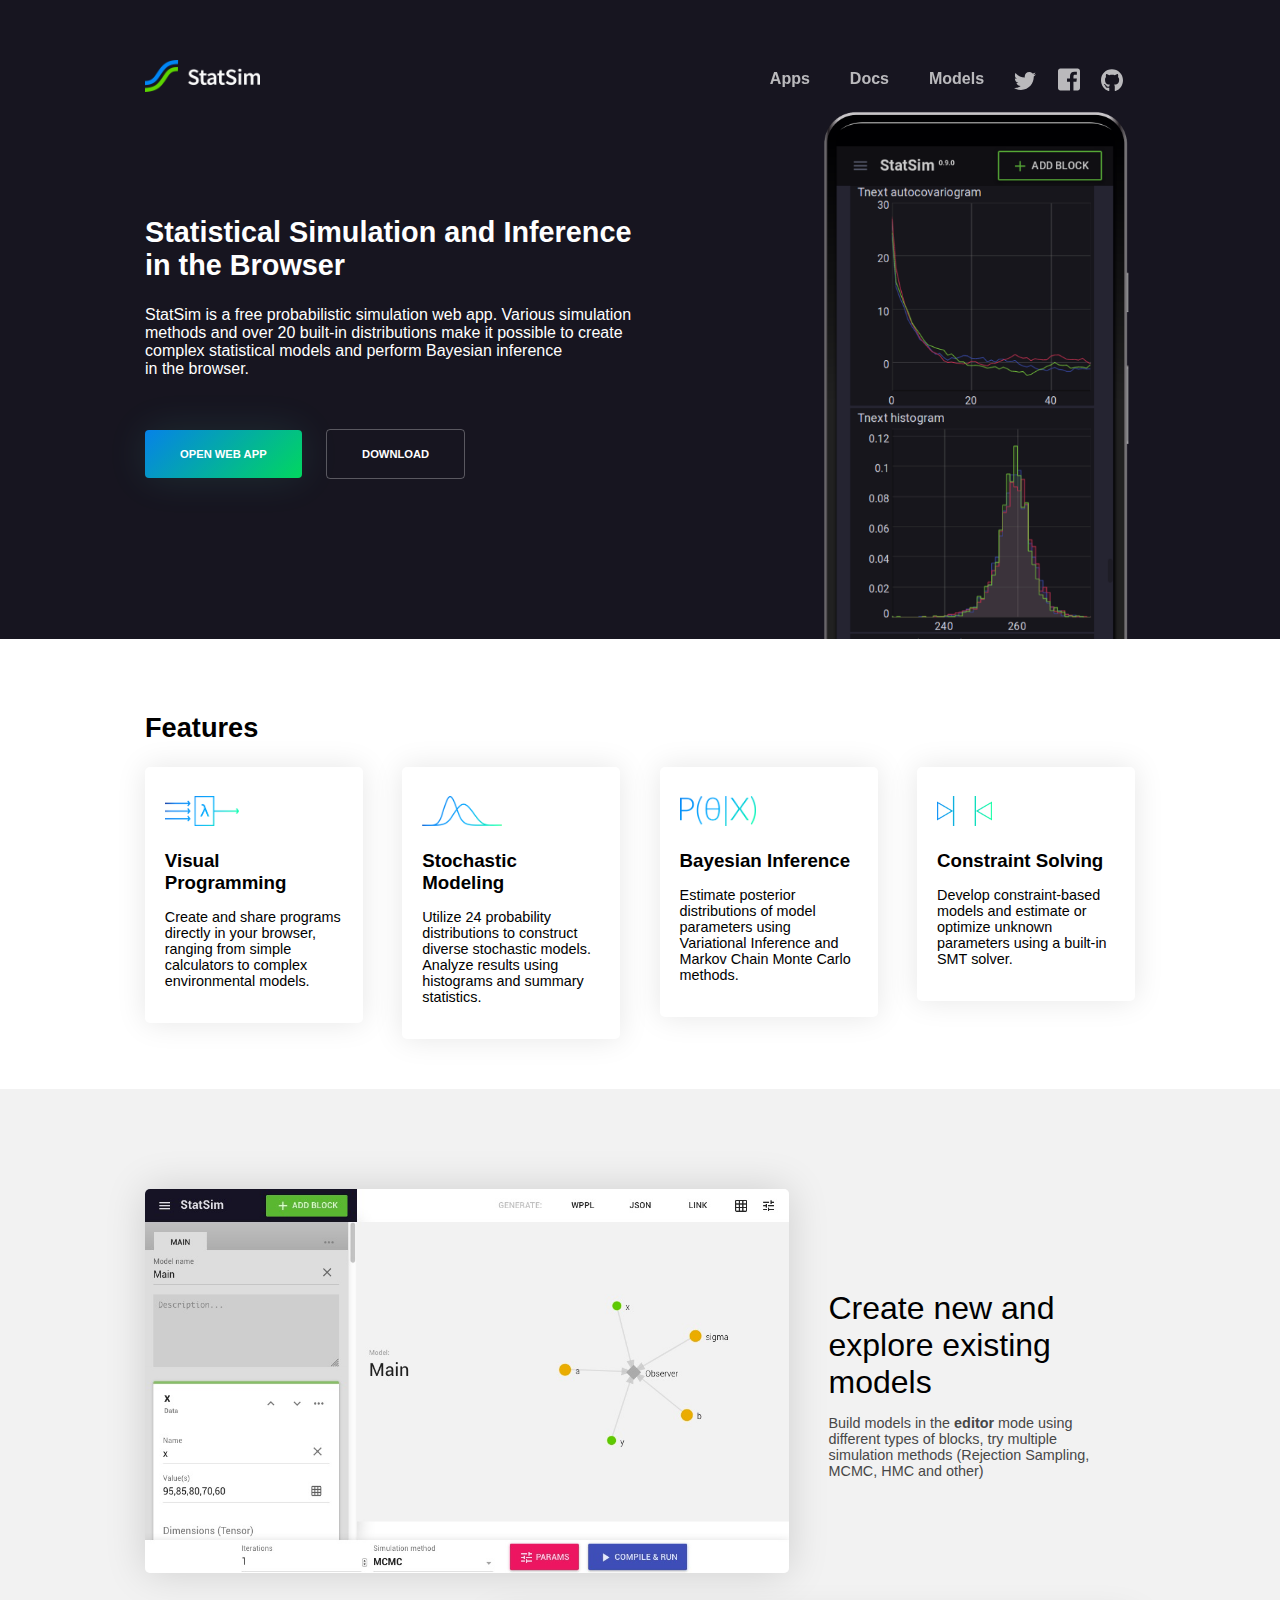
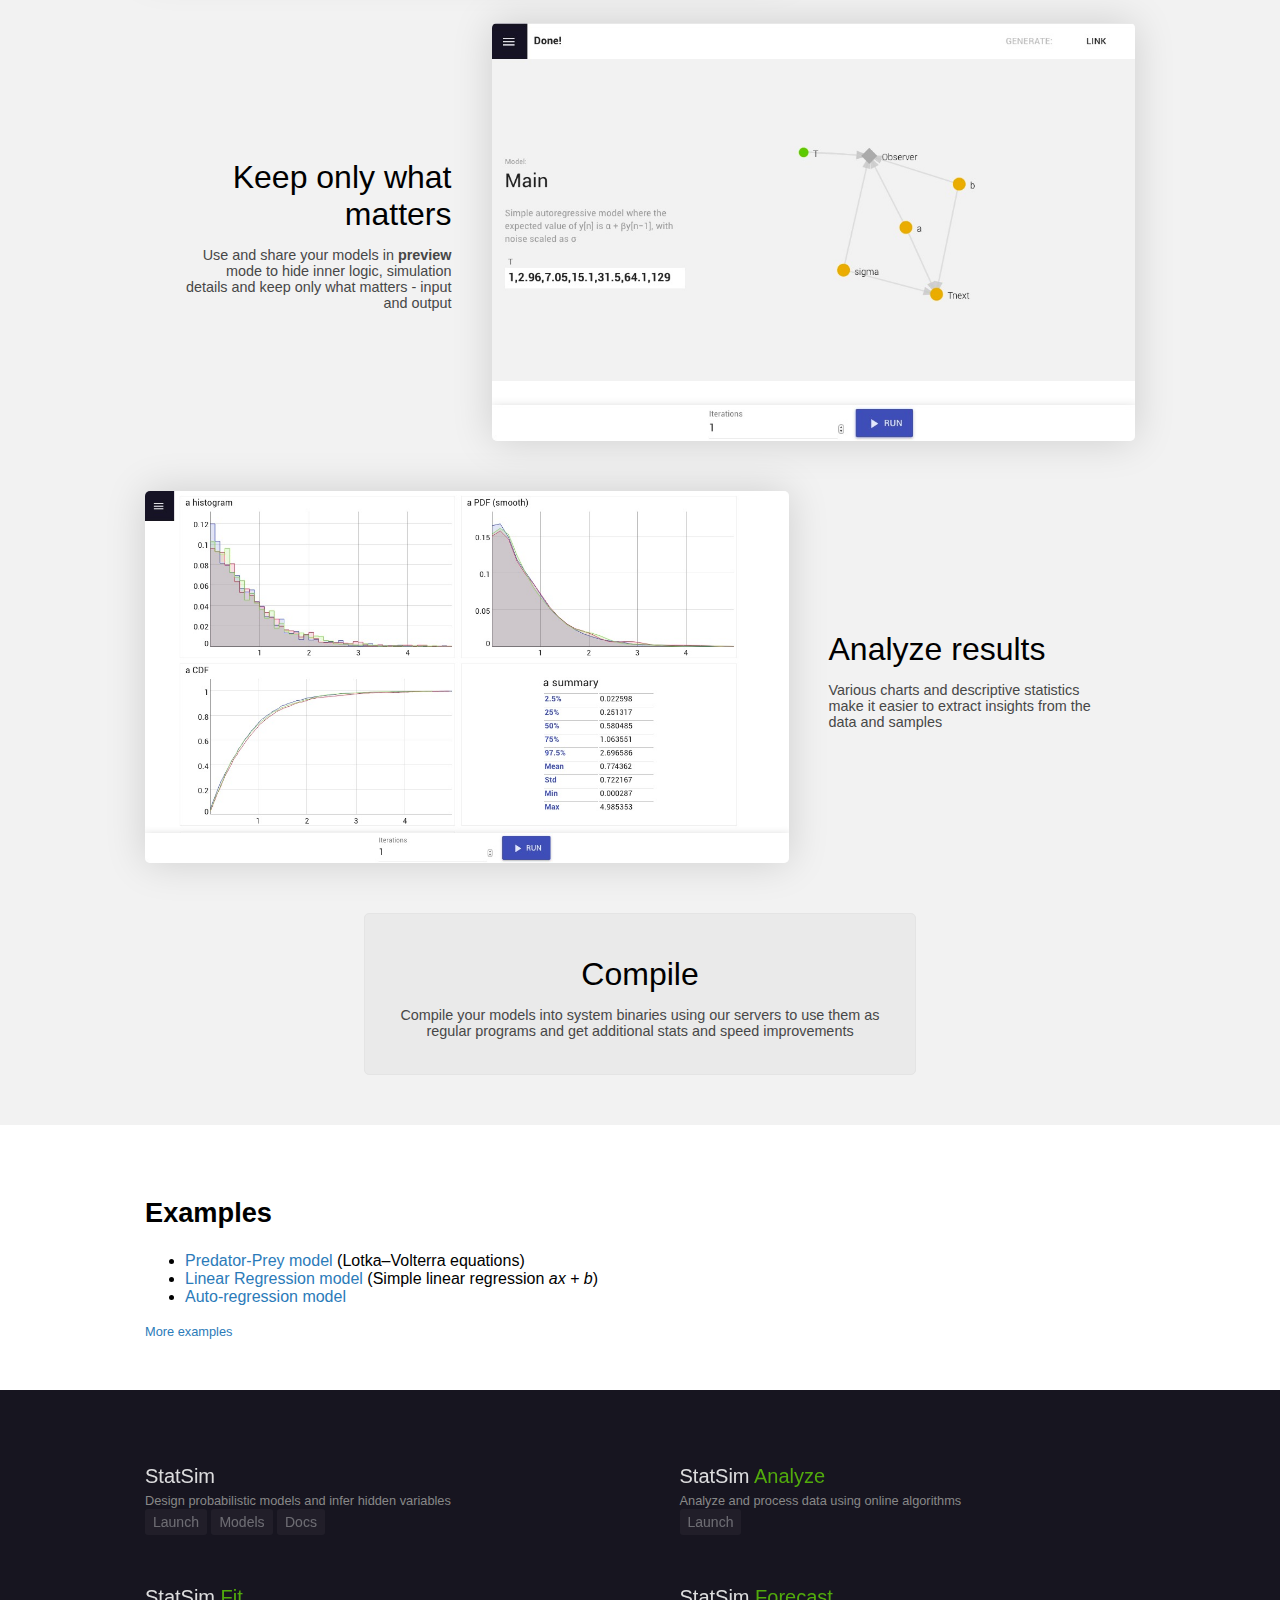
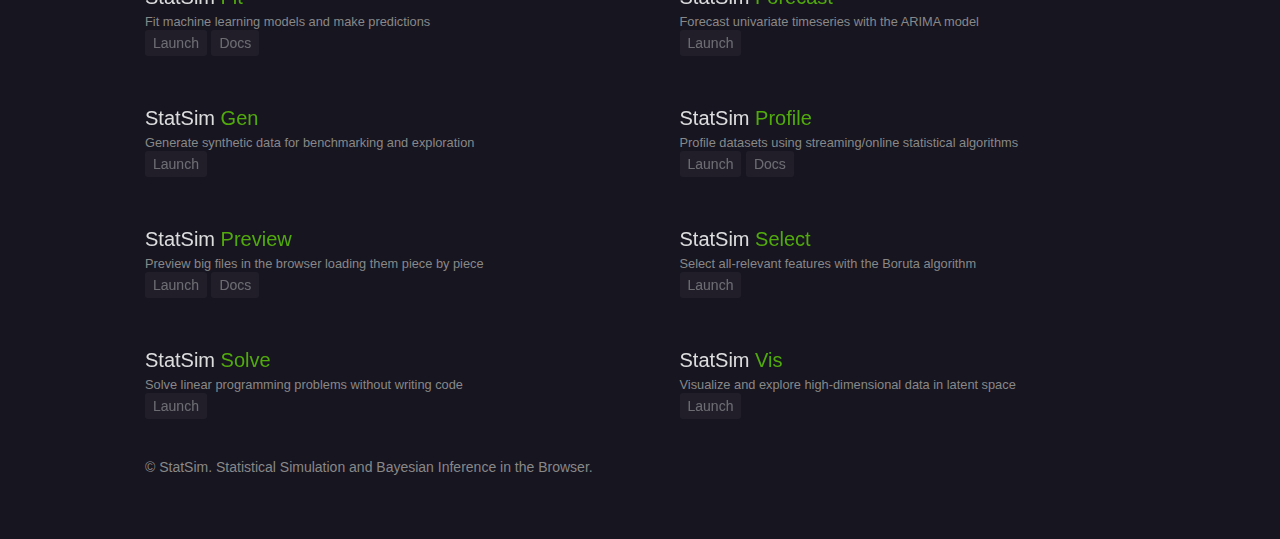
<file: index.html>
<!DOCTYPE html>
<html>
  <head>
    <meta charset="utf-8" />
    <meta name="viewport" content="width=device-width" />
    <link rel="canonical" href="https://statsim.com/">
    <link rel="icon" type="image/png" href="favicon-32x32.png" sizes="32x32" />
    <link rel="icon" type="image/png" href="favicon-16x16.png" sizes="16x16" />
    <link rel="stylesheet" href="css/main.css" />
    <title>StatSim - Statistical Simulations & Bayesian Inference</title>
  </head>
  <body>
    <header class="site-header">
      <div class="wrapper">
        <div class="header-content">
          <img class="logo" alt="StatSim" src="images/logo.png"/>
          <div class="links">
            <a href="#apps" class="link">Apps</a>
            <a href="/docs" class="link">Docs</a>
            <a href="/models" class="link">Models</a>
            <div class="social">
              <a href="https://twitter.com/statsimcom" class="icon"><img src="images/twitter.svg"/></a>
              <a href="https://www.facebook.com/statsim" class="icon"><img src="images/facebook.svg"/></a>
              <a href="https://github.com/statsim" class="icon"><img src="images/github.svg"/></a>
            </div>
          </div>
          <h1>Statistical Simulation and Inference in the Browser</h1>
          <p><strong>StatSim</strong> is a free probabilistic simulation web app. Various simulation methods and over 20 built-in distributions make it possible to create complex statistical models and perform Bayesian inference in&nbsp;the&nbsp;browser. </p>
          <a href="/app" class="cta cta-web">Open web app</a> 
          <a href="https://github.com/statsim/app/releases" class="cta cta-download">Download</a>
        </div>
        <img class="phone" src="images/phone.png"/>
      </div>
    </header>
    <section>
      <div class="wrapper">
        <h2>Features</h2>
        <div class="features">
          <div class="feature">
            <img src="images/feature-det.png">
            <h3>Visual Programming</h3>
            <p>Create and share programs directly in your browser, ranging from simple calculators to complex environmental models.</p>
          </div>
          <div class="feature">
            <img src="images/feature-prob.png">
            <h3>Stochastic Modeling</h3>
            <p>Utilize 24 probability distributions to construct diverse stochastic models. Analyze results using histograms and summary statistics.</p>
          </div>
          <div class="feature">
            <img src="images/feature-bayes.png">
            <h3>Bayesian Inference</h3>
            <p>Estimate posterior distributions of model parameters using Variational Inference and Markov Chain Monte Carlo methods.</p>
          </div>
          <div class="feature">
            <img src="images/feature-constraint.png">
            <h3>Constraint Solving</h3>
            <p>Develop constraint-based models and estimate or optimize unknown parameters using a built-in SMT solver.</p>
          </div>
        </div>
          </div>
    </section>
    <section style="background: #F2F2F2">
      <div class="wrapper">
        <div class="screenshot screenshot-editor">
          <img src="images/editor.jpg">
          <div class="description">
            <h1>Create new and explore existing models</h1>
            <p>Build models in the <b>editor</b> mode using different types of blocks, try multiple simulation methods (Rejection Sampling, MCMC, HMC and other)</p>
          </div>
        </div>
        <div class="screenshot screenshot-editor">
          <div class="description" style="justify-content: right; text-align: right">
            <h1>Keep only what matters</h1>
            <p>Use and share your models in <b>preview</b> mode to hide inner logic, simulation details and keep only what matters - input and output</p>
          </div>
          <img src="images/preview.jpg">
        </div>
        <div class="screenshot screenshot-editor">
          <img src="images/results.jpg">
          <div class="description">
            <h1>Analyze results</h1>
            <p>Various charts and descriptive statistics make it easier to extract insights from the data and samples</p>
          </div>
        </div>
        <div class="server">
          <h1>Compile</h1>
          <p>Compile your models into system binaries using our servers to use them as regular programs and get additional stats and speed improvements</p>
        </div>
      </div>
    </section>
    <section>
      <div class="wrapper">
         <div class="examples">
          <h2>Examples</h2>
          <ul>
            <li><a href="https://statsim.com/app/?m=predatorprey">Predator-Prey model</a> (Lotka–Volterra equations) </li>
            <li><a href="https://statsim.com/app/?m=linreg">Linear Regression model</a> (Simple linear regression <i>ax + b</i>) </li>
            <li><a href="https://statsim.com/app/?m=autoreg">Auto-regression model</a></li>
          </ul>
          <a class="more" href="https://github.com/statsim/models">More examples</a>
        </div>
      </div>
    </section>
    <section class="footer" id="apps">
      <div class="wrapper">
        <div class="apps">
          <div class="app">
            <a class="title" href="https://statsim.com/app"><h4>StatSim</h4></a>
            <p>Design probabilistic models and infer hidden variables</p>
            <a class="btn" href="https://statsim.com/app">Launch</a>
            <a class="btn" href="https://statsim.com/models">Models</a>
            <a class="btn" href="https://statsim.com/docs/category/statsim">Docs</a>
          </div>
          <div class="app">
            <a class="title" href="https://analyze.li/"><h4>StatSim <span class="accent">Analyze</span></h4></a>
            <p>Analyze and process data using online algorithms</p>
            <a class="btn" href="https://analyze.li/">Launch</a>
          </div>
          <div class="app">
            <a class="title" href="https://statsim.com/fit/"><h4>StatSim <span class="accent">Fit</span></h4></a>
            <p>Fit machine learning models and make predictions</p>
            <a class="btn" href="https://statsim.com/fit/">Launch</a>
            <a class="btn" href="https://statsim.com/docs/category/fit">Docs</a>
          </div>
          <div class="app">
            <a class="title" href="https://statsim.com/forecast/"><h4>StatSim <span class="accent">Forecast</span></h4></a>
            <p>Forecast univariate timeseries with the ARIMA model</p>
            <a class="btn" href="https://statsim.com/forecast/">Launch</a>
          </div>
          <div class="app">
            <a class="title" href="https://statsim.com/gen/"><h4>StatSim <span class="accent">Gen</span></h4></a>
            <p>Generate synthetic data for benchmarking and exploration</p>
            <a class="btn" href="https://statsim.com/gen/">Launch</a>
          </div>
           <div class="app">
            <a class="title" href="https://statsim.com/profile/"><h4>StatSim <span class="accent">Profile</span></h4></a>
            <p>Profile datasets using streaming/online statistical algorithms</p>
            <a class="btn" href="https://statsim.com/profile/">Launch</a>
            <a class="btn" href="https://statsim.com/docs/category/profile">Docs</a>
          </div>
          <div class="app">
            <a class="title" href="https://statsim.com/preview/"><h4>StatSim <span class="accent">Preview</span></h4></a>
            <p>Preview big files in the browser loading them piece by piece</p>
            <a class="btn" href="https://statsim.com/preview/">Launch</a>
            <a class="btn" href="https://statsim.com/docs/category/preview">Docs</a>
          </div>
          <div class="app">
            <a class="title" href="https://statsim.com/select/"><h4>StatSim <span class="accent">Select</span></h4></a>
            <p>Select all-relevant features with the Boruta algorithm</p>
            <a class="btn" href="https://statsim.com/select/">Launch</a>
          </div>
          <div class="app">
            <a class="title" href="https://statsim.com/solve/"><h4>StatSim <span class="accent">Solve</span></h4></a>
            <p>Solve linear programming problems without writing code</p>
            <a class="btn" href="https://statsim.com/solve/">Launch</a>
          </div>
          <div class="app">
            <a class="title" href="https://statsim.com/vis/"><h4>StatSim <span class="accent">Vis</span></h4></a>
            <p>Visualize and explore high-dimensional data in latent space</p>
            <a class="btn" href="https://statsim.com/vis/">Launch</a>
          </div>
        </div>
        <div>
          <p class="copy">© <span id="year"></span> StatSim. Statistical Simulation and Bayesian Inference in the Browser.</p>
        </div>
      </div>
    </section>
  </body>
</html>
</file>
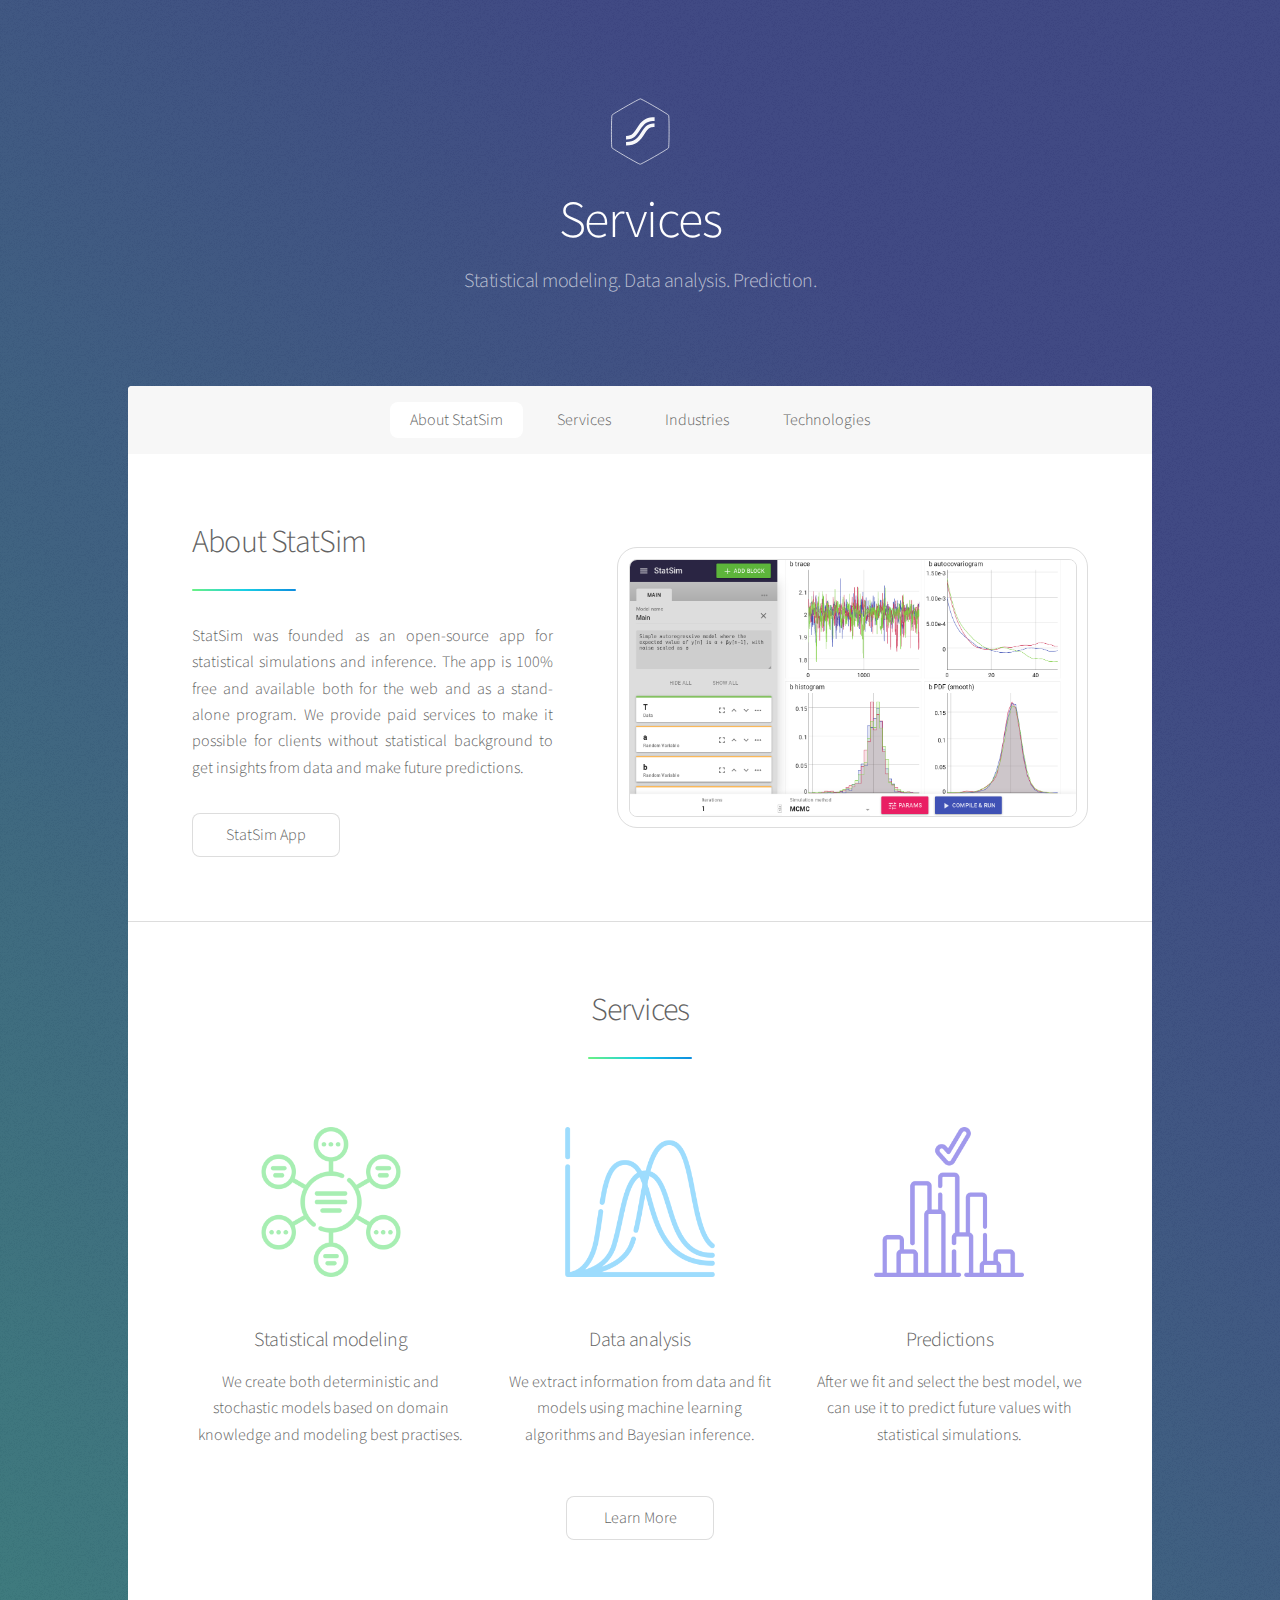
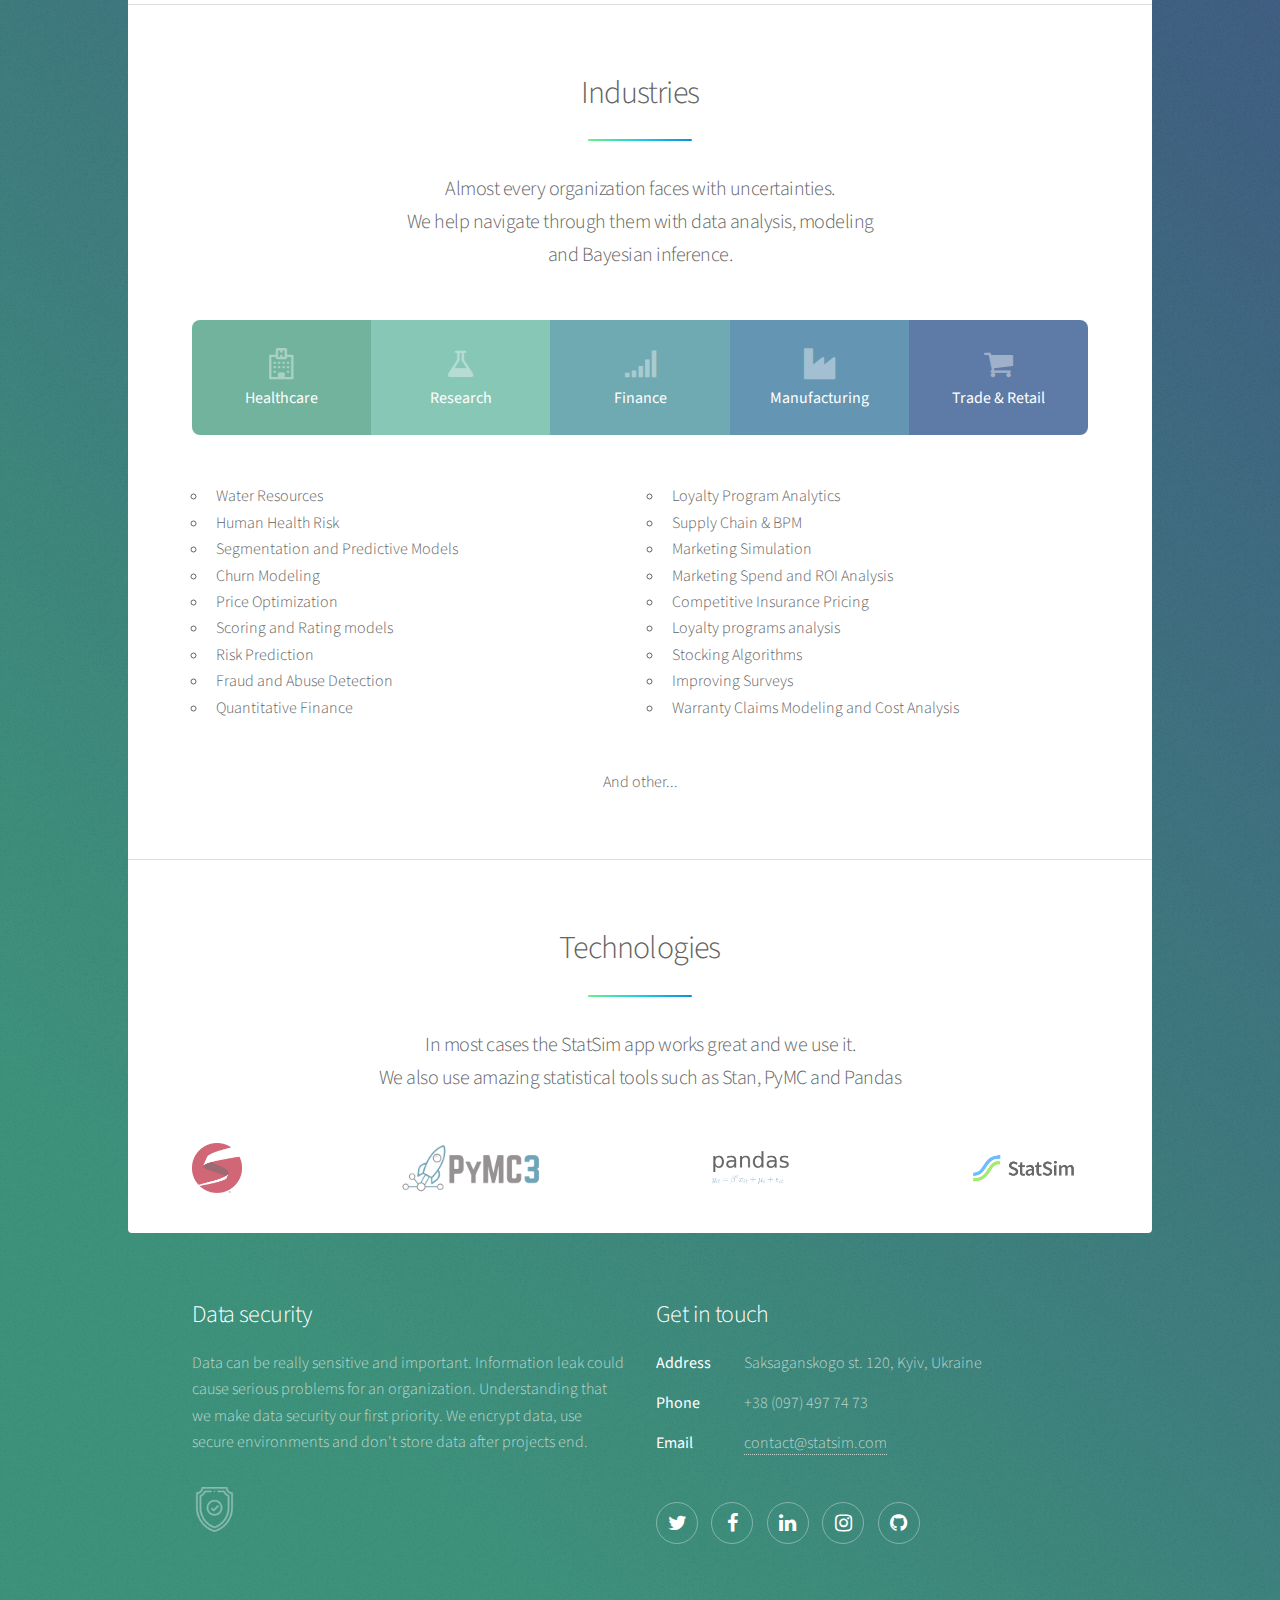
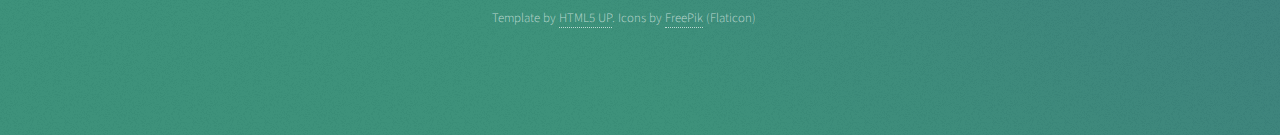
<file: services/index.html>
<!DOCTYPE HTML>
<!--
  Stellar by HTML5 UP
  html5up.net | @ajlkn
  Free for personal and commercial use under the CCA 3.0 license (html5up.net/license)
-->
<html>
  <head>
    <title>StatSim Services</title>
    <meta charset="utf-8" />
    <meta name="viewport" content="width=device-width, initial-scale=1, user-scalable=no" />
    <link rel="stylesheet" href="assets/css/main.css" />
    <noscript><link rel="stylesheet" href="assets/css/noscript.css" /></noscript>
    <!-- Global site tag (gtag.js) - Google Analytics -->
    <script async src="https://www.googletagmanager.com/gtag/js?id=UA-7770107-2"></script>
    <script>
      window.dataLayer = window.dataLayer || [];
      function gtag(){dataLayer.push(arguments);}
      gtag('js', new Date());
      gtag('config', 'UA-7770107-2');
    </script>
  </head>
  <body class="is-preload">

    <!-- Wrapper -->
      <div id="wrapper">

        <!-- Header -->
          <header id="header" class="alt">
            <span class="logo"><img src="images/logo.svg" alt="" /></span>
            <h1>Services</h1>
            <p>Statistical modeling. Data analysis. Prediction.</p>
          </header>

        <!-- Nav -->
          <nav id="nav">
            <ul>
              <li><a href="#intro" class="active">About StatSim</a></li>
              <li><a href="#first">Services</a></li>
              <li><a href="#second">Industries</a></li>
              <li><a href="#cta">Technologies</a></li>
            </ul>
          </nav>

        <!-- Main -->
          <div id="main">

            <!-- Introduction -->
              <section id="intro" class="main">
                <div class="spotlight">
                  <div class="content">
                    <header class="major">
                      <h2>About StatSim</h2>
                    </header>
                    <p>
                      StatSim was founded as an open-source app for statistical simulations and inference.
                      The app is 100% free and available both for the web and as a stand-alone program.
                      We provide paid services to make it possible for clients without statistical background to get insights from data and make future predictions.
                    </p>
                    <ul class="actions">
                      <li><a href="/app" class="button">StatSim App</a></li>
                    </ul>
                  </div>
                  <span class="image"><img src="images/statsim-app.png" alt="" /></span>
                </div>
              </section>

            <!-- First Section -->
              <section id="first" class="main special">
                <header class="major">
                  <h2>Services</h2>
                </header>
                <ul class="features">
                  <li>
                    <img src="images/icon1.png">
                    <h3>Statistical modeling</h3>
                    <p>We create both deterministic and stochastic models based on domain knowledge and modeling best practises.</p>
                  </li>
                  <li>
                    <img src="images/icon2.png">
                    <h3>Data analysis</h3>
                    <p>We extract information from data and fit models using machine learning algorithms and Bayesian inference.</p>
                  </li>
                  <li>
                    <img src="images/icon3.png">
                    <h3>Predictions</h3>
                    <p>After we fit and select the best model, we can use it to predict future values with statistical simulations.</p>
                  </li>
                </ul>
                <footer class="major">
                  <ul class="actions special">
                    <li><a href="generic.html" class="button">Learn More</a></li>
                  </ul>
                </footer>
              </section>

            <!-- Second Section -->
              <section id="second" class="main special">
                <header class="major">
                  <h2>Industries</h2>
                  <p>
                    Almost every organization faces with uncertainties. <br>
                    We help navigate through them with data analysis, modeling<br> and Bayesian inference.
                  </p>
                </header>
                <ul class="statistics">
                  <li class="style1">
                    <span class="icon fa-hospital-o"></span>
                    <p>Healthcare</p>
                  </li>
                  <li class="style2">
                    <span class="icon fa-flask"></span>
                    <p>Research</p>
                  </li>
                  <li class="style3">
                    <span class="icon fa-signal"></span>
                    <p>Finance</p>
                  </li>
                  <li class="style4">
                    <span class="icon fa-industry"></span>
                    <p>Manufacturing</p>
                  </li>
                  <li class="style5">
                    <span class="icon fa-shopping-cart"></span>
                    <p>Trade & Retail</p>
                  </li>
                </ul>
                <ul class="content">
                  <li>Water Resources</li>
                  <li>Human Health Risk</li>
                  <li>Segmentation and Predictive Models</li>
                  <li>Churn Modeling</li>
                  <li>Price Optimization</li>
                  <li>Scoring and Rating models</li>
                  <li>Risk Prediction</li>
                  <li>Fraud and Abuse Detection</li>
                  <li>Quantitative Finance</li>
                  <li>Loyalty Program Analytics</li>
                  <li>Supply Chain & BPM</li>
                  <li>Marketing Simulation</li>
                  <li>Marketing Spend and ROI Analysis</li>
                  <li>Competitive Insurance Pricing</li>
                  <li>Loyalty programs analysis</li>
                  <li>Stocking Algorithms</li>
                  <li>Improving Surveys</li>
                  <li>Warranty Claims Modeling and Cost Analysis</li>
                </ul>
                <footer class="major">
                  <ul class="actions special">
                    <li>And other...</li>
                  </ul>
                </footer>
              </section>

              <section id="cta" class="main special">
                <header class="major">
                  <h2>Technologies</h2>
                  <p>In most cases the StatSim app works great and we use it. <br>We also use amazing statistical tools such as Stan, PyMC and Pandas</p>
                </header>
                <footer class="major">
                  <a href="http://mc-stan.org/"><img src="images/slider-1.png"></a>
                  <a href="https://docs.pymc.io/"><img src="images/slider-2.png"></a>
                  <a href="https://pandas.pydata.org/"><img src="images/slider-3.png"></a>
                  <a href="https://statsim.com/"><img src="images/slider-4.png"></a>
                </footer>
              </section>
          </div>

        <!-- Footer -->
          <footer id="footer">
            <section>
              <h2>Data security</h2>
              <p>
                Data can be really sensitive and important. Information leak could cause serious problems for an organization. Understanding that we make data security our first priority. We encrypt data, use secure environments and don't store data after projects end.
              </p>
              <img src="images/lock.png" style="width: 45px; opacity: .4">
            </section>
            <section>
              <h2>Get in touch</h2>
              <dl class="alt">
                <dt>Address</dt>
                <dd>Saksaganskogo st. 120, Kyiv, Ukraine</dd>
                <dt>Phone</dt>
                <dd>+38 (097) 497 74 73</dd>
                <dt>Email</dt>
                <dd><a href="mailto:contact@statsim.com">contact@statsim.com</a></dd>
              </dl>
              <ul class="icons">
                <li><a href="https://twitter.com/statsimcom" class="icon fa-twitter alt"><span class="label">Twitter</span></a></li>
                <li><a href="https://www.facebook.com/statsim/" class="icon fa-facebook alt"><span class="label">Facebook</span></a></li>
                <li><a href="https://www.linkedin.com/company/statsim/" class="icon fa-linkedin alt"><span class="label">LinkedIn</span></a></li>
                <li><a href="https://www.instagram.com/statsimcom/" class="icon fa-instagram alt"><span class="label">Instagram</span></a></li>
                <li><a href="https://github.com/statsim" class="icon fa-github alt"><span class="label">GitHub</span></a></li>
              </ul>
            </section>
            <p class="copyright">
              Template by <a href="https://html5up.net">HTML5 UP</a>.
              Icons by <a href="https://www.flaticon.com/authors/freepik">FreePik</a> (Flaticon) </p>
          </footer>

      </div>

    <!-- Scripts -->
      <script src="assets/js/jquery.min.js"></script>
      <script src="assets/js/jquery.scrollex.min.js"></script>
      <script src="assets/js/jquery.scrolly.min.js"></script>
      <script src="assets/js/browser.min.js"></script>
      <script src="assets/js/breakpoints.min.js"></script>
      <script src="assets/js/util.js"></script>
      <script src="assets/js/main.js"></script>
  </body>
</html>
</file>
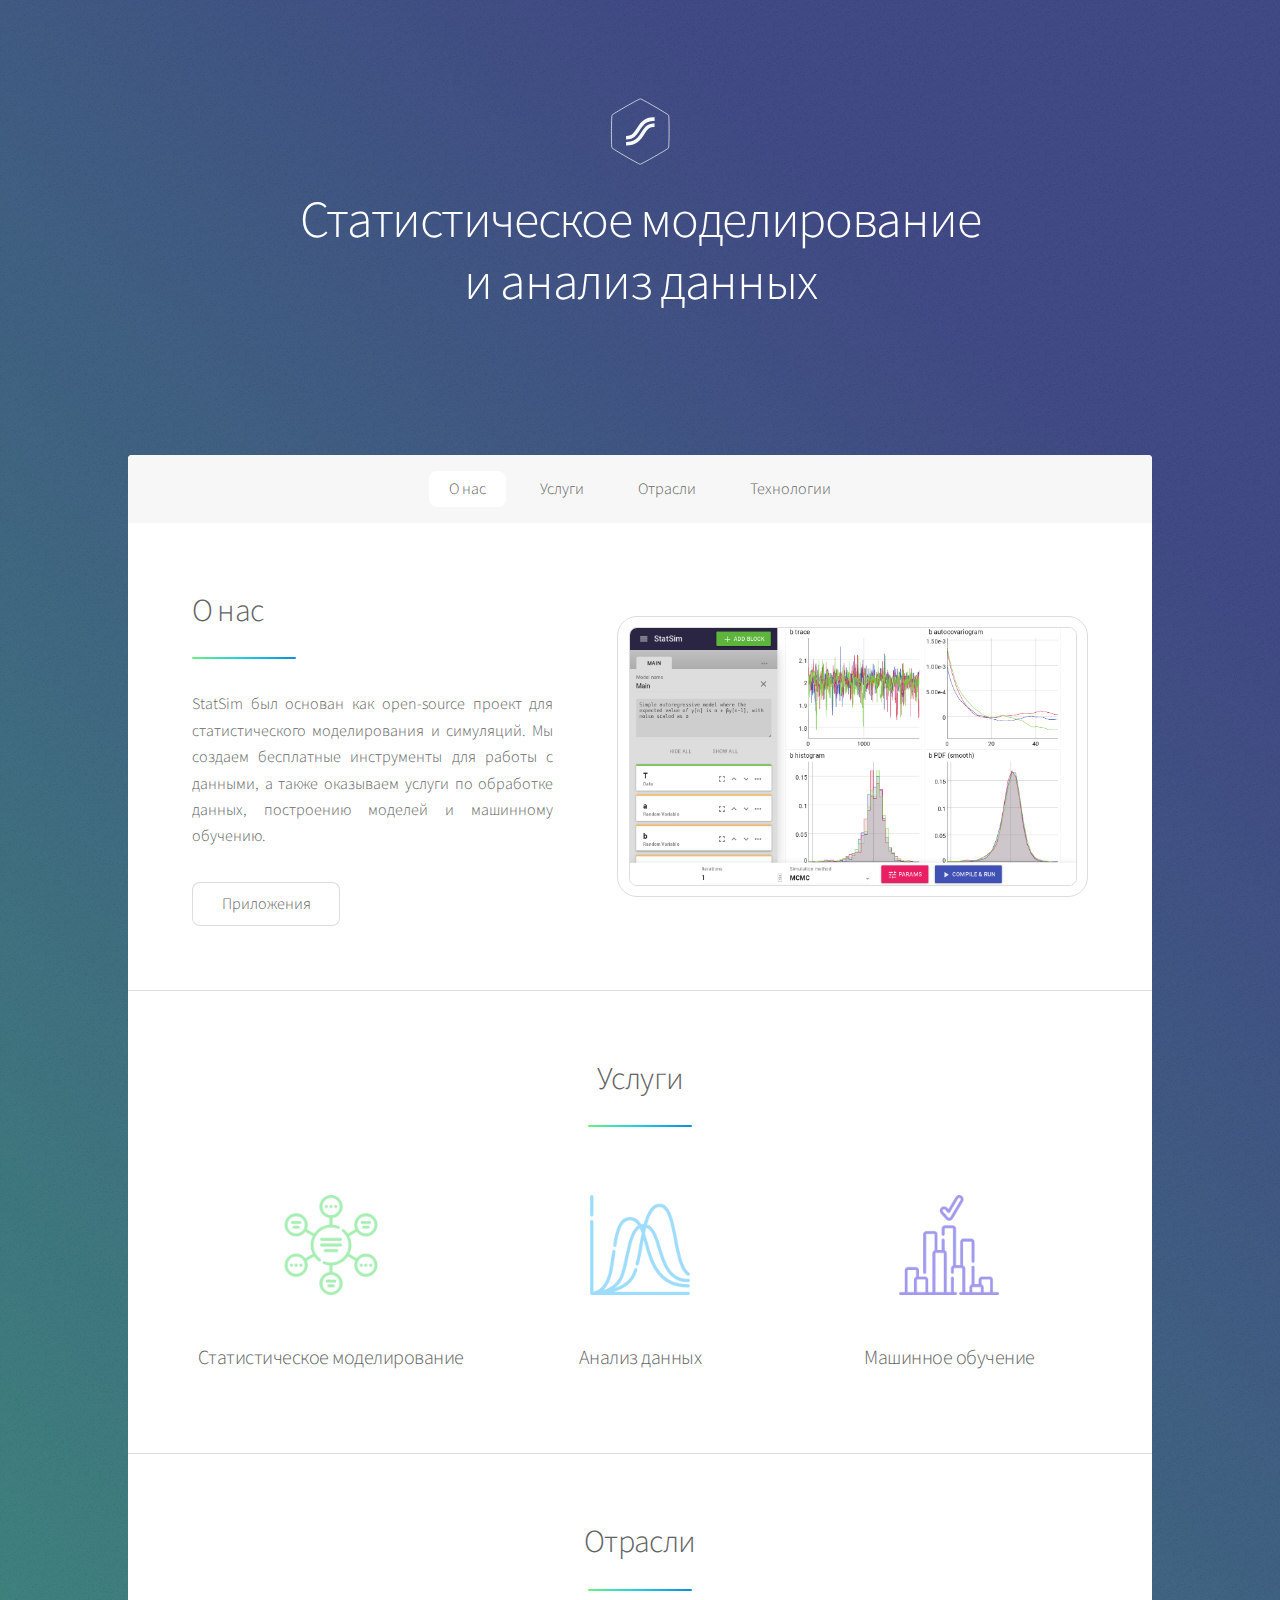
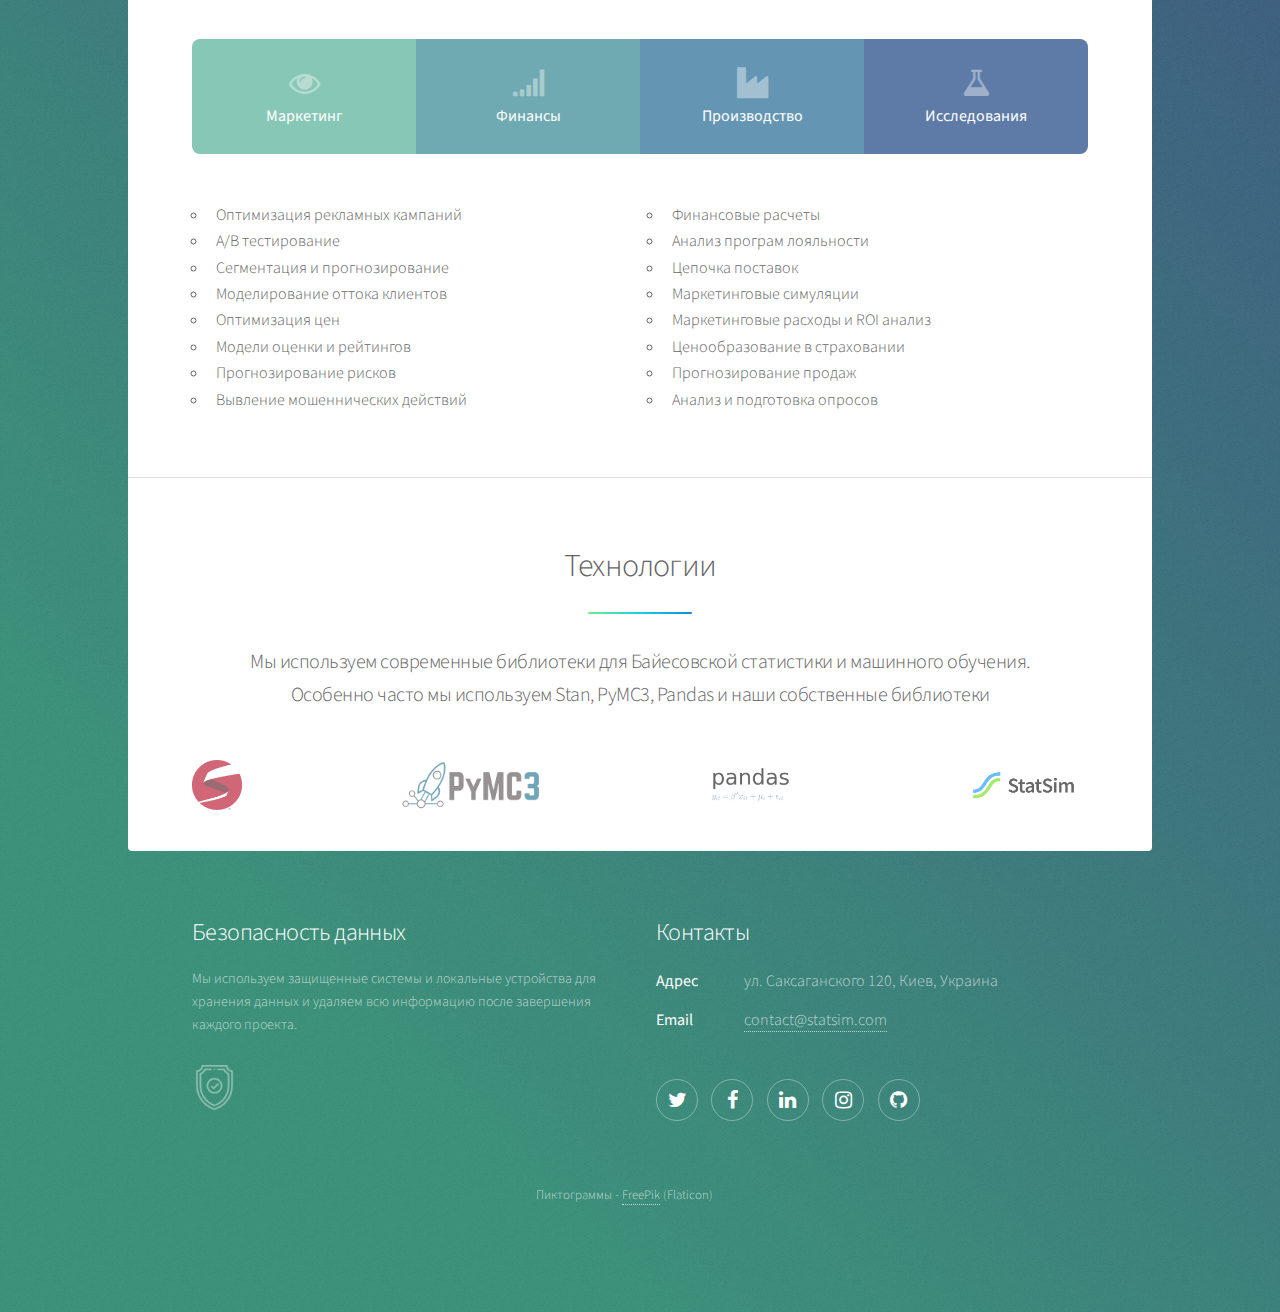
<file: services/ukraine/index.html>
<!DOCTYPE HTML>
<!--
  Stellar by HTML5 UP
  html5up.net | @ajlkn
  Free for personal and commercial use under the CCA 3.0 license (html5up.net/license)
-->
<html>
  <head>
    <title>StatSim Services</title>
    <meta charset="utf-8" />
    <meta name="viewport" content="width=device-width, initial-scale=1, user-scalable=no" />
    <link rel="stylesheet" href="../assets/css/main.css" />
    <noscript><link rel="stylesheet" href="../assets/css/noscript.css" /></noscript>
    <!-- Global site tag (gtag.js) - Google Analytics -->
    <script async src="https://www.googletagmanager.com/gtag/js?id=UA-7770107-2"></script>
    <script>
      window.dataLayer = window.dataLayer || [];
      function gtag(){dataLayer.push(arguments);}
      gtag('js', new Date());
      gtag('config', 'UA-7770107-2');
    </script>
  </head>
  <body class="is-preload">

    <!-- Wrapper -->
      <div id="wrapper">

        <!-- Header -->
          <header id="header" class="alt">
            <span class="logo"><a href="https://statsim.com/"><img src="../images/logo.svg" alt="StatSim Services"></a></span>
            <h1>Статистическое моделирование <br>и анализ данных</h1><br><br><br>
          </header>

        <!-- Nav -->
          <nav id="nav">
            <ul>
              <li><a href="#intro" class="active">О нас</a></li>
              <li><a href="#first">Услуги</a></li>
              <li><a href="#second">Отрасли</a></li>
              <li><a href="#cta">Технологии</a></li>
            </ul>
          </nav>

        <!-- Main -->
          <div id="main">

            <!-- Introduction -->
              <section id="intro" class="main">
                <div class="spotlight">
                  <div class="content">
                    <header class="major">
                      <h2>О нас</h2>
                    </header>
                    <p>
                      StatSim был основан как open-source проект для статистического моделирования и симуляций.
                      Мы создаем бесплатные инструменты для работы с данными, а также оказываем услуги по обработке данных, построению моделей и машинному обучению.
                    </p>
                    <ul class="actions">
                      <li><a href="https://statsim.com/#apps" class="button">Приложения</a></li>
                    </ul>
                  </div>
                  <span class="image"><img src="../images/statsim-app.png" alt="" /></span>
                </div>
              </section>

            <!-- First Section -->
              <section id="first" class="main special">
                <header class="major">
                  <h2>Услуги</h2>
                </header>
                <ul class="features">
                  <li>
                    <img src="../images/icon1.png" style="width: 100px">
                    <h3>Статистическое моделирование</h3>
                  </li>
                  <li>
                    <img src="../images/icon2.png" style="width: 100px">
                    <h3>Анализ данных</h3>
                  </li>
                  <li>
                    <img src="../images/icon3.png" style="width: 100px">
                    <h3>Машинное обучение</h3>
                  </li>
                </ul>
              </section>

            <!-- Second Section -->
              <section id="second" class="main special">
                <header class="major">
                  <h2>Отрасли</h2>
                </header>
                <ul class="statistics">
                  <li class="style2">
                    <span class="icon fa-eye"></span>
                    <p>Маркетинг</p>
                  </li>
                  <li class="style3">
                    <span class="icon fa-signal"></span>
                    <p>Финансы</p>
                  </li>
                  <li class="style4">
                    <span class="icon fa-industry"></span>
                    <p>Производство</p>
                  </li>
                  <li class="style5">
                    <span class="icon fa-flask"></span>
                    <p>Исследования</p>
                  </li>
                </ul>
                <ul class="content">
                  <li>Оптимизация рекламных кампаний</li>
                  <li>A/B тестирование</li>
                  <li>Сегментация и прогнозирование</li>
                  <li>Моделирование оттока клиентов</li>
                  <li>Оптимизация цен</li>
                  <li>Модели оценки и рейтингов</li>
                  <li>Прогнозирование рисков</li>
                  <li>Вывление мошеннических действий</li>
                  <li>Финансовые расчеты</li>
                  <li>Анализ програм лояльности</li>
                  <li>Цепочка поставок</li>
                  <li>Маркетинговые симуляции</li>
                  <li>Маркетинговые расходы и ROI анализ</li>
                  <li>Ценообразование в страховании</li>
                  <li>Прогнозирование продаж</li>
                  <li>Анализ и подготовка опросов</li>
                </ul>
              </section>

              <section id="cta" class="main special">
                <header class="major">
                  <h2>Технологии</h2>
                  <p>Мы используем современные библиотеки для Байесовской статистики и машинного обучения. <br> Особенно часто мы используем Stan, PyMC3, Pandas и наши собственные библиотеки</p>
                </header>
                <footer class="major">
                  <a href="http://mc-stan.org/"><img src="../images/slider-1.png"></a>
                  <a href="https://docs.pymc.io/"><img src="../images/slider-2.png"></a>
                  <a href="https://pandas.pydata.org/"><img src="../images/slider-3.png"></a>
                  <a href="https://statsim.com/"><img src="../images/slider-4.png"></a>
                </footer>
              </section>
          </div>

        <!-- Footer -->
          <footer id="footer">
            <section>
              <h2>Безопасность данных</h2>
              <p style="font-size: 14px">
                Мы используем защищенные системы и локальные устройства для хранения данных и удаляем всю информацию после завершения каждого проекта.
              </p>
              <img src="../images/lock.png" style="width: 45px; opacity: .4">
            </section>
            <section>
              <h2>Контакты</h2>
              <dl class="alt">
                <dt>Адрес</dt>
                <dd>ул. Саксаганского 120, Киев, Украина</dd>
                <dt>Email</dt>
                <dd><a href="mailto:contact@statsim.com">contact@statsim.com</a></dd>
              </dl>
              <ul class="icons">
                <li><a href="https://twitter.com/statsimcom" class="icon fa-twitter alt"><span class="label">Twitter</span></a></li>
                <li><a href="https://www.facebook.com/statsim/" class="icon fa-facebook alt"><span class="label">Facebook</span></a></li>
                <li><a href="https://www.linkedin.com/company/statsim/" class="icon fa-linkedin alt"><span class="label">LinkedIn</span></a></li>
                <li><a href="https://www.instagram.com/statsimcom/" class="icon fa-instagram alt"><span class="label">Instagram</span></a></li>
                <li><a href="https://github.com/statsim" class="icon fa-github alt"><span class="label">GitHub</span></a></li>
              </ul>
            </section>
            <p class="copyright">
              Пиктограммы - <a href="https://www.flaticon.com/authors/freepik">FreePik</a> (Flaticon) </p>
          </footer>

      </div>

    <!-- Scripts -->
      <script src="../assets/js/jquery.min.js"></script>
      <script src="../assets/js/jquery.scrollex.min.js"></script>
      <script src="../assets/js/jquery.scrolly.min.js"></script>
      <script src="../assets/js/browser.min.js"></script>
      <script src="../assets/js/breakpoints.min.js"></script>
      <script src="../assets/js/util.js"></script>
      <script src="../assets/js/main.js"></script>
  </body>
</html>
</file>
<file: css/main.css>
html, body {
  height: 100%;
  margin: 0;
  padding: 0;
  font-family: 'Lato', sans-serif;
  scroll-behavior: smooth;
  /*
  background: -moz-linear-gradient(-45deg, #64002c 0%, #230949 100%);
  background: -webkit-linear-gradient(-45deg, #64002c 0%,#230949 100%);
  background: linear-gradient(135deg, #64002c 0%,#230949 100%);
  */
}

h2 {
  font-size: 1.7em;
  font-weight: 700;
}


.wrapper {
  max-width: 990px;
  position: relative;
  margin: auto;
  z-index: 1;
}

header  {
  /*background: #000a2a;*/
  color: white;
  padding: 0px 20px;
  position: relative;
  z-index: 2;
  /* background: #030116; */
  background: #171520;
}

header .wrapper {
  padding: 60px 0px 150px 0px;
}

header .header-content {
  width: calc(100% - 480px);
}

header h1 {
  font-weight: 700;
  font-size: 1.8em;
  margin-top: 120px;
}

header p {
  font-weight: 300;
  padding: 5px 0 25px;
}

header a.cta {
  border-radius: 4px;
  color: white;
  display: inline-block;
  font-size: 0.7em;
  font-weight: 700;
  margin: 10px;
  padding: 18px 35px;
  text-decoration: none;
  text-transform: uppercase;
}
header a.cta-web {
  background-color: #1b31ab;
  background: linear-gradient(135deg, rgb(6, 130, 232) 0%, rgb(1, 215, 95) 100%);
  box-shadow: 0px 0px 40px rgba(89, 255, 224, 0.1);
  margin-left: 0;
}
header a.cta-web:hover {
  background-color: #2a44d3;
  background: linear-gradient(135deg, rgb(15, 147, 255) 0%, rgb(13, 239, 113) 100%);
  box-shadow: 0px 0px 40px rgba(89, 255, 224, 0.12);
}
header a.cta-download {
  border: 1px solid #ffffff4a;
}
header a.cta-download:hover {
  border: 1px solid #ffffff99;
}

header img.logo {
  width: 115px;
}

header img.phone {
  position: absolute;
  right: 0;
  bottom: 0;
  width: 320px;
}

header .links {
  position: absolute;
  right: 0;
  top: 50px;
  text-align: right;
  display:flex;
  flex-direction: row;
  flex-wrap: wrap;
  justify-content: flex-end;
  align-content: center;
  align-items: center;
}

header .links a.link {
  display: inline-block;
  padding: 15px;
  color: white;
  text-decoration: none;
  font-size: 16px;
  font-weight: 800;
  display: inline-block;
  margin: 5px 10px 10px 0;
}

header .links a {
  margin: 5px 12px 5px 5px;
  opacity: .7;
}

header .links a:hover {
  opacity: 1;
  color: #fff;
}

header .links .icon img {
  width: 22px;
  filter: invert(100%);
    -webkit-filter: invert(100%);
}

#particles-js {
  position: absolute;
  top: 0;
  bottom: 0;
  left: 0;
  right: 0;
  z-index: 0;
}

section {
  padding: 50px 20px;
}

.accent {
  color: #5bc509;
}

.features {
  display: flex;
  flex-direction: row;
  flex-wrap: wrap;
  justify-content: space-between;
  align-content: flex-start;
  align-items: flex-start;
}

.feature {
  width: 18%;
  padding: 2%;
  box-shadow: 0 0 30px rgba(0,0,0,.1);
  border-radius: 5px;
}

.feature:hover {
  box-shadow: 0 10px 45px rgba(0,0,0,.15);
}

.feature h3 {
  margin: 10px 0;
}

.feature p {
  font-weight: 300;
  font-size: .9em;
}

.feature img {
  width: auto;
  height: 30px;
  margin: 10px 0;
}

.examples {
}

.examples li {
  font-weight: 400;
}

.examples a {
  color: #2b7bb9;
  text-decoration: none;
}

.examples a:hover {
  color: #3b94d9;
}

.examples .more {
  font-size: 0.8em;
}

.twitter-timeline {
  box-shadow: 0 0 40px rgba(0,0,0,.1);
}

.screenshot {
  display: flex;
  margin: 50px 0;
  align-content: flex-start;
  align-items: center;
}

.screenshot .description {
  width: 35%;
  display: flex;
  flex-direction: row;
  flex-wrap: wrap;
  justify-content: left;
  align-content: center;
  align-items: center;
  padding: 0 40px;
}

.screenshot h1, .server h1 {
  font-weight: 300;
  margin-bottom: 0;
}

.screenshot img {
  width: 65%;
  height: auto;
  box-shadow: 0 0 40px rgba(0,0,0,.15);
  border-radius: 5px;
}

.screenshot img:hover {
  box-shadow: 0 10px 50px rgba(0,0,0,.2);
}

.screenshot p, .server p {
  font-size: 0.9em;
  color: #474747;
}

.server {
  width: 480px;
  margin: auto;
  text-align: center;
  border-radius: 5px;
  padding: 20px 35px;
  border: 1px solid #e4e4e4;
  background: #eaeaea;
}

.small-social {
  position: absolute;
  top: 160px;
  padding: 10px 15px;
}

.small-social a {
  font-size: 0.7em;
  color: #999;
  text-decoration: none;
}

.footer {
  background: #171520;
  color: white;
}

.footer p {
  font-size: 0.8em;
  font-weight: 300;
  color: #888;
}

.footer .copy {
  font-size: 14px;
}

.apps {
  display: flex;
  flex-direction: row;
  flex-wrap: wrap;
  justify-content: space-between;
  align-content: flex-start;
  align-items: flex-start;
}

.app {
  width: 45%;
  padding-right: 10px;
  margin: 20px 0 30px 0;
}

.app h4 {
  font-size: 20px;
  margin: 5px 0;
  font-weight: 400;
}

.app p {
  margin: 5px 0;
}

.app a.title {
  color: white;
  text-decoration: none;
  opacity: .85;
}

.app a.title:hover {
  opacity: 1;
}

.app a.btn {
  color: #eee;
  font-size: 14px;
  text-decoration: none;
  background: #302d38;
  padding: 5px 8px;
  opacity: .4;
  border-radius: 3px;
}

.app a.btn:hover {
  opacity: 1;
}

@media only screen and (max-width: 860px) {
  .desktop-only {
    display: none;
  }

  header .header-content {
    width: 100%;
    text-align: center;
  }

  header img.logo {
    width: 40%;
    max-width: 200px;
  }

  header .wrapper {
    padding-bottom: 20px;
  }

  header .links {
    position: initial;
    margin: 30px 0;
    top: 0;
    right: 0;
    display: block;
    text-align: center;
  }

  header a.cta {
    width: 100%;
    max-width: 350px;
    margin: 7px 0;
    padding: 23px 0;
    text-align: center;
  }

  header p {
    padding-bottom: 60px;
  }

  header .links a.link {
    display: block;
    border-bottom: 1px solid rgba(255, 255, 255, .1);
  }

  header .links .social {
    margin-top: 25px;
  }

  header .phone {
    display: none;
  }

  .feature, .app {
    width: 90%;
    padding: 5%;
    margin-bottom: 20px; 
  }

  .screenshot {
    display: block;
    border-top: 1px solid #ddd;
    padding-top: 50px;
  }
  .screenshot img {
    width: 100%;
  }
  .screenshot .description {
    width: 100%;
    display: block;
    padding: 0;
    text-align: left;
  }
  .server {
    width: 90%;
    padding: 5%;
  }
  .small-social {
    display: none;
  }
}
</file>
<file: services/assets/css/noscript.css>
/*
	Stellar by HTML5 UP
	html5up.net | @ajlkn
	Free for personal and commercial use under the CCA 3.0 license (html5up.net/license)
*/

/* Header */

	body.is-preload #header.alt > * {
		opacity: 1;
	}

	body.is-preload #header.alt .logo {
		-moz-transform: none;
		-webkit-transform: none;
		-ms-transform: none;
		transform: none;
	}
</file>
<file: services/assets/css/main.css>
@import url(font-awesome.min.css);
@import "https://fonts.googleapis.com/css?family=Source+Sans+Pro:300,400";

/*
  Stellar by HTML5 UP
  html5up.net | @ajlkn
  Free for personal and commercial use under the CCA 3.0 license (html5up.net/license)
*/

html, body, div, span, applet, object,
iframe, h1, h2, h3, h4, h5, h6, p, blockquote,
pre, a, abbr, acronym, address, big, cite,
code, del, dfn, em, img, ins, kbd, q, s, samp,
small, strike, strong, sub, sup, tt, var, b,
u, i, center, dl, dt, dd, ol, ul, li, fieldset,
form, label, legend, table, caption, tbody,
tfoot, thead, tr, th, td, article, aside,
canvas, details, embed, figure, figcaption,
footer, header, hgroup, menu, nav, output, ruby,
section, summary, time, mark, audio, video {
  margin: 0;
  padding: 0;
  border: 0;
  font-size: 100%;
  font: inherit;
  vertical-align: baseline;}

article, aside, details, figcaption, figure,
footer, header, hgroup, menu, nav, section {
  display: block;}

body {
  line-height: 1;
}

ol, ul {
  list-style: none;
}

blockquote, q {
  quotes: none;
}

  blockquote:before, blockquote:after, q:before, q:after {
    content: '';
    content: none;
  }

table {
  border-collapse: collapse;
  border-spacing: 0;
}

body {
  -webkit-text-size-adjust: none;
}

mark {
  background-color: transparent;
  color: inherit;
}

input::-moz-focus-inner {
  border: 0;
  padding: 0;
}

input, select, textarea {
  -moz-appearance: none;
  -webkit-appearance: none;
  -ms-appearance: none;
  appearance: none;
}

/* Basic */

  @-ms-viewport {
    width: device-width;
  }

  body {
    -ms-overflow-style: scrollbar;
  }

  @media screen and (max-width: 480px) {

    html, body {
      min-width: 320px;
    }

  }

  html {
    box-sizing: border-box;
  }

  *, *:before, *:after {
    box-sizing: inherit;
  }

  body {
    background-color: #935d8c;
    background-image: url("images/overlay.png"), -moz-linear-gradient(45deg, #e37682 15%, #5f4d93 85%);
    background-image: url("images/overlay.png"), -webkit-linear-gradient(45deg, #e37682 15%, #5f4d93 85%);
    background-image: url("images/overlay.png"), -ms-linear-gradient(45deg, #e37682 15%, #5f4d93 85%);
    /* background-image: url("images/overlay.png"), linear-gradient(45deg, #e37682 15%, #5f4d93 85%); */
    background-image: url("images/overlay.png"), linear-gradient(45deg, #3a9178 15%, #3d4681 85%);
  }

    body.is-preload *, body.is-preload *:before, body.is-preload *:after {
      -moz-animation: none !important;
      -webkit-animation: none !important;
      -ms-animation: none !important;
      animation: none !important;
      -moz-transition: none !important;
      -webkit-transition: none !important;
      -ms-transition: none !important;
      transition: none !important;
    }

/* Type */

  body {
    background-color: #935d8c;
    color: rgba(255, 255, 255, 0.65);
  }

  body, input, select, textarea {
    font-family: "Source Sans Pro", Helvetica, sans-serif;
    font-size: 17pt;
    font-weight: 300;
    line-height: 1.65;
  }

    @media screen and (max-width: 1680px) {

      body, input, select, textarea {
        font-size: 14pt;
      }

    }

    @media screen and (max-width: 1280px) {

      body, input, select, textarea {
        font-size: 12pt;
      }

    }

    @media screen and (max-width: 360px) {

      body, input, select, textarea {
        font-size: 11pt;
      }

    }

  a {
    -moz-transition: color 0.2s ease, border-bottom 0.2s ease;
    -webkit-transition: color 0.2s ease, border-bottom 0.2s ease;
    -ms-transition: color 0.2s ease, border-bottom 0.2s ease;
    transition: color 0.2s ease, border-bottom 0.2s ease;
    text-decoration: none;
    border-bottom: dotted 1px;
    color: inherit;
  }

    a:hover {
      border-bottom-color: transparent;
    }

  strong, b {
    font-weight: 400;
  }

  em, i {
    font-style: italic;
  }

  p {
    margin: 0 0 2em 0;
  }

    .content {
      -moz-columns: 20em 2;
      -webkit-columns: 20em 2;
      -ms-columns: 20em 2;
      columns: 20em 2;
      -moz-column-gap: 2em;
      -webkit-column-gap: 2em;
      -ms-column-gap: 2em;
      column-gap: 2em;
      text-align: justify;
    }
    ul.content {
      list-style-type: circle;
    }

  h1, h2, h3, h4, h5, h6 {
    font-weight: 300;
    line-height: 1.5;
    margin: 0 0 0.7em 0;
    letter-spacing: -0.025em;
  }

    h1 a, h2 a, h3 a, h4 a, h5 a, h6 a {
      color: inherit;
      text-decoration: none;
    }

  h1 {
    font-size: 2.5em;
    line-height: 1.2;
  }

  h2 {
    font-size: 1.5em;
  }

  h3 {
    font-size: 1.25em;
  }

  h4 {
    font-size: 1.1em;
  }

  h5 {
    font-size: 0.9em;
  }

  h6 {
    font-size: 0.7em;
  }

  @media screen and (max-width: 736px) {

    h1 {
      font-size: 2em;
    }

  }

  sub {
    font-size: 0.8em;
    position: relative;
    top: 0.5em;
  }

  sup {
    font-size: 0.8em;
    position: relative;
    top: -0.5em;
  }

  blockquote {
    border-left: solid 4px;
    font-style: italic;
    margin: 0 0 2em 0;
    padding: 0.5em 0 0.5em 2em;
  }

  code {
    border-radius: 8px;
    border: solid 1px;
    font-family: "Courier New", monospace;
    font-size: 0.9em;
    margin: 0 0.25em;
    padding: 0.25em 0.65em;
  }

  pre {
    -webkit-overflow-scrolling: touch;
    font-family: "Courier New", monospace;
    font-size: 0.9em;
    margin: 0 0 2em 0;
  }

    pre code {
      display: block;
      line-height: 1.75;
      padding: 1em 1.5em;
      overflow-x: auto;
    }

  hr {
    border: 0;
    border-bottom: solid 1px;
    margin: 2em 0;
  }

    hr.major {
      margin: 3em 0;
    }

  .align-left {
    text-align: left;
  }

  .align-center {
    text-align: center;
  }

  .align-right {
    text-align: right;
  }

  input, select, textarea {
    color: #ffffff;
  }

  a:hover {
    color: #ffffff;
  }

  strong, b {
    color: #ffffff;
  }

  h1, h2, h3, h4, h5, h6 {
    color: #ffffff;
  }

  blockquote {
    border-left-color: rgba(255, 255, 255, 0.35);
  }

  code {
    background: rgba(255, 255, 255, 0.075);
    border-color: rgba(255, 255, 255, 0.35);
  }

  hr {
    border-bottom-color: rgba(255, 255, 255, 0.35);
  }

/* Row */

  .row {
    display: flex;
    flex-wrap: wrap;
    box-sizing: border-box;
    align-items: stretch;
  }

    .row > * {
      box-sizing: border-box;
    }

    .row.gtr-uniform > * > :last-child {
      margin-bottom: 0;
    }

    .row.aln-left {
      justify-content: flex-start;
    }

    .row.aln-center {
      justify-content: center;
    }

    .row.aln-right {
      justify-content: flex-end;
    }

    .row.aln-top {
      align-items: flex-start;
    }

    .row.aln-middle {
      align-items: center;
    }

    .row.aln-bottom {
      align-items: flex-end;
    }

    .row > .imp {
      order: -1;
    }

    .row > .col-1 {
      width: 8.3333333333%;
    }

    .row > .off-1 {
      margin-left: 8.3333333333%;
    }

    .row > .col-2 {
      width: 16.6666666667%;
    }

    .row > .off-2 {
      margin-left: 16.6666666667%;
    }

    .row > .col-3 {
      width: 25%;
    }

    .row > .off-3 {
      margin-left: 25%;
    }

    .row > .col-4 {
      width: 33.3333333333%;
    }

    .row > .off-4 {
      margin-left: 33.3333333333%;
    }

    .row > .col-5 {
      width: 41.6666666667%;
    }

    .row > .off-5 {
      margin-left: 41.6666666667%;
    }

    .row > .col-6 {
      width: 50%;
    }

    .row > .off-6 {
      margin-left: 50%;
    }

    .row > .col-7 {
      width: 58.3333333333%;
    }

    .row > .off-7 {
      margin-left: 58.3333333333%;
    }

    .row > .col-8 {
      width: 66.6666666667%;
    }

    .row > .off-8 {
      margin-left: 66.6666666667%;
    }

    .row > .col-9 {
      width: 75%;
    }

    .row > .off-9 {
      margin-left: 75%;
    }

    .row > .col-10 {
      width: 83.3333333333%;
    }

    .row > .off-10 {
      margin-left: 83.3333333333%;
    }

    .row > .col-11 {
      width: 91.6666666667%;
    }

    .row > .off-11 {
      margin-left: 91.6666666667%;
    }

    .row > .col-12 {
      width: 100%;
    }

    .row > .off-12 {
      margin-left: 100%;
    }

    .row.gtr-0 {
      margin-top: 0;
      margin-left: 0em;
    }

      .row.gtr-0 > * {
        padding: 0 0 0 0em;
      }

      .row.gtr-0.gtr-uniform {
        margin-top: 0em;
      }

        .row.gtr-0.gtr-uniform > * {
          padding-top: 0em;
        }

    .row.gtr-25 {
      margin-top: 0;
      margin-left: -0.375em;
    }

      .row.gtr-25 > * {
        padding: 0 0 0 0.375em;
      }

      .row.gtr-25.gtr-uniform {
        margin-top: -0.375em;
      }

        .row.gtr-25.gtr-uniform > * {
          padding-top: 0.375em;
        }

    .row.gtr-50 {
      margin-top: 0;
      margin-left: -0.75em;
    }

      .row.gtr-50 > * {
        padding: 0 0 0 0.75em;
      }

      .row.gtr-50.gtr-uniform {
        margin-top: -0.75em;
      }

        .row.gtr-50.gtr-uniform > * {
          padding-top: 0.75em;
        }

    .row {
      margin-top: 0;
      margin-left: -1.5em;
    }

      .row > * {
        padding: 0 0 0 1.5em;
      }

      .row.gtr-uniform {
        margin-top: -1.5em;
      }

        .row.gtr-uniform > * {
          padding-top: 1.5em;
        }

    .row.gtr-150 {
      margin-top: 0;
      margin-left: -2.25em;
    }

      .row.gtr-150 > * {
        padding: 0 0 0 2.25em;
      }

      .row.gtr-150.gtr-uniform {
        margin-top: -2.25em;
      }

        .row.gtr-150.gtr-uniform > * {
          padding-top: 2.25em;
        }

    .row.gtr-200 {
      margin-top: 0;
      margin-left: -3em;
    }

      .row.gtr-200 > * {
        padding: 0 0 0 3em;
      }

      .row.gtr-200.gtr-uniform {
        margin-top: -3em;
      }

        .row.gtr-200.gtr-uniform > * {
          padding-top: 3em;
        }

    @media screen and (max-width: 1680px) {

      .row {
        display: flex;
        flex-wrap: wrap;
        box-sizing: border-box;
        align-items: stretch;
      }

        .row > * {
          box-sizing: border-box;
        }

        .row.gtr-uniform > * > :last-child {
          margin-bottom: 0;
        }

        .row.aln-left {
          justify-content: flex-start;
        }

        .row.aln-center {
          justify-content: center;
        }

        .row.aln-right {
          justify-content: flex-end;
        }

        .row.aln-top {
          align-items: flex-start;
        }

        .row.aln-middle {
          align-items: center;
        }

        .row.aln-bottom {
          align-items: flex-end;
        }

        .row > .imp-xlarge {
          order: -1;
        }

        .row > .col-1-xlarge {
          width: 8.3333333333%;
        }

        .row > .off-1-xlarge {
          margin-left: 8.3333333333%;
        }

        .row > .col-2-xlarge {
          width: 16.6666666667%;
        }

        .row > .off-2-xlarge {
          margin-left: 16.6666666667%;
        }

        .row > .col-3-xlarge {
          width: 25%;
        }

        .row > .off-3-xlarge {
          margin-left: 25%;
        }

        .row > .col-4-xlarge {
          width: 33.3333333333%;
        }

        .row > .off-4-xlarge {
          margin-left: 33.3333333333%;
        }

        .row > .col-5-xlarge {
          width: 41.6666666667%;
        }

        .row > .off-5-xlarge {
          margin-left: 41.6666666667%;
        }

        .row > .col-6-xlarge {
          width: 50%;
        }

        .row > .off-6-xlarge {
          margin-left: 50%;
        }

        .row > .col-7-xlarge {
          width: 58.3333333333%;
        }

        .row > .off-7-xlarge {
          margin-left: 58.3333333333%;
        }

        .row > .col-8-xlarge {
          width: 66.6666666667%;
        }

        .row > .off-8-xlarge {
          margin-left: 66.6666666667%;
        }

        .row > .col-9-xlarge {
          width: 75%;
        }

        .row > .off-9-xlarge {
          margin-left: 75%;
        }

        .row > .col-10-xlarge {
          width: 83.3333333333%;
        }

        .row > .off-10-xlarge {
          margin-left: 83.3333333333%;
        }

        .row > .col-11-xlarge {
          width: 91.6666666667%;
        }

        .row > .off-11-xlarge {
          margin-left: 91.6666666667%;
        }

        .row > .col-12-xlarge {
          width: 100%;
        }

        .row > .off-12-xlarge {
          margin-left: 100%;
        }

        .row.gtr-0 {
          margin-top: 0;
          margin-left: 0em;
        }

          .row.gtr-0 > * {
            padding: 0 0 0 0em;
          }

          .row.gtr-0.gtr-uniform {
            margin-top: 0em;
          }

            .row.gtr-0.gtr-uniform > * {
              padding-top: 0em;
            }

        .row.gtr-25 {
          margin-top: 0;
          margin-left: -0.375em;
        }

          .row.gtr-25 > * {
            padding: 0 0 0 0.375em;
          }

          .row.gtr-25.gtr-uniform {
            margin-top: -0.375em;
          }

            .row.gtr-25.gtr-uniform > * {
              padding-top: 0.375em;
            }

        .row.gtr-50 {
          margin-top: 0;
          margin-left: -0.75em;
        }

          .row.gtr-50 > * {
            padding: 0 0 0 0.75em;
          }

          .row.gtr-50.gtr-uniform {
            margin-top: -0.75em;
          }

            .row.gtr-50.gtr-uniform > * {
              padding-top: 0.75em;
            }

        .row {
          margin-top: 0;
          margin-left: -1.5em;
        }

          .row > * {
            padding: 0 0 0 1.5em;
          }

          .row.gtr-uniform {
            margin-top: -1.5em;
          }

            .row.gtr-uniform > * {
              padding-top: 1.5em;
            }

        .row.gtr-150 {
          margin-top: 0;
          margin-left: -2.25em;
        }

          .row.gtr-150 > * {
            padding: 0 0 0 2.25em;
          }

          .row.gtr-150.gtr-uniform {
            margin-top: -2.25em;
          }

            .row.gtr-150.gtr-uniform > * {
              padding-top: 2.25em;
            }

        .row.gtr-200 {
          margin-top: 0;
          margin-left: -3em;
        }

          .row.gtr-200 > * {
            padding: 0 0 0 3em;
          }

          .row.gtr-200.gtr-uniform {
            margin-top: -3em;
          }

            .row.gtr-200.gtr-uniform > * {
              padding-top: 3em;
            }

    }

    @media screen and (max-width: 1280px) {

      .row {
        display: flex;
        flex-wrap: wrap;
        box-sizing: border-box;
        align-items: stretch;
      }

        .row > * {
          box-sizing: border-box;
        }

        .row.gtr-uniform > * > :last-child {
          margin-bottom: 0;
        }

        .row.aln-left {
          justify-content: flex-start;
        }

        .row.aln-center {
          justify-content: center;
        }

        .row.aln-right {
          justify-content: flex-end;
        }

        .row.aln-top {
          align-items: flex-start;
        }

        .row.aln-middle {
          align-items: center;
        }

        .row.aln-bottom {
          align-items: flex-end;
        }

        .row > .imp-large {
          order: -1;
        }

        .row > .col-1-large {
          width: 8.3333333333%;
        }

        .row > .off-1-large {
          margin-left: 8.3333333333%;
        }

        .row > .col-2-large {
          width: 16.6666666667%;
        }

        .row > .off-2-large {
          margin-left: 16.6666666667%;
        }

        .row > .col-3-large {
          width: 25%;
        }

        .row > .off-3-large {
          margin-left: 25%;
        }

        .row > .col-4-large {
          width: 33.3333333333%;
        }

        .row > .off-4-large {
          margin-left: 33.3333333333%;
        }

        .row > .col-5-large {
          width: 41.6666666667%;
        }

        .row > .off-5-large {
          margin-left: 41.6666666667%;
        }

        .row > .col-6-large {
          width: 50%;
        }

        .row > .off-6-large {
          margin-left: 50%;
        }

        .row > .col-7-large {
          width: 58.3333333333%;
        }

        .row > .off-7-large {
          margin-left: 58.3333333333%;
        }

        .row > .col-8-large {
          width: 66.6666666667%;
        }

        .row > .off-8-large {
          margin-left: 66.6666666667%;
        }

        .row > .col-9-large {
          width: 75%;
        }

        .row > .off-9-large {
          margin-left: 75%;
        }

        .row > .col-10-large {
          width: 83.3333333333%;
        }

        .row > .off-10-large {
          margin-left: 83.3333333333%;
        }

        .row > .col-11-large {
          width: 91.6666666667%;
        }

        .row > .off-11-large {
          margin-left: 91.6666666667%;
        }

        .row > .col-12-large {
          width: 100%;
        }

        .row > .off-12-large {
          margin-left: 100%;
        }

        .row.gtr-0 {
          margin-top: 0;
          margin-left: 0em;
        }

          .row.gtr-0 > * {
            padding: 0 0 0 0em;
          }

          .row.gtr-0.gtr-uniform {
            margin-top: 0em;
          }

            .row.gtr-0.gtr-uniform > * {
              padding-top: 0em;
            }

        .row.gtr-25 {
          margin-top: 0;
          margin-left: -0.375em;
        }

          .row.gtr-25 > * {
            padding: 0 0 0 0.375em;
          }

          .row.gtr-25.gtr-uniform {
            margin-top: -0.375em;
          }

            .row.gtr-25.gtr-uniform > * {
              padding-top: 0.375em;
            }

        .row.gtr-50 {
          margin-top: 0;
          margin-left: -0.75em;
        }

          .row.gtr-50 > * {
            padding: 0 0 0 0.75em;
          }

          .row.gtr-50.gtr-uniform {
            margin-top: -0.75em;
          }

            .row.gtr-50.gtr-uniform > * {
              padding-top: 0.75em;
            }

        .row {
          margin-top: 0;
          margin-left: -1.5em;
        }

          .row > * {
            padding: 0 0 0 1.5em;
          }

          .row.gtr-uniform {
            margin-top: -1.5em;
          }

            .row.gtr-uniform > * {
              padding-top: 1.5em;
            }

        .row.gtr-150 {
          margin-top: 0;
          margin-left: -2.25em;
        }

          .row.gtr-150 > * {
            padding: 0 0 0 2.25em;
          }

          .row.gtr-150.gtr-uniform {
            margin-top: -2.25em;
          }

            .row.gtr-150.gtr-uniform > * {
              padding-top: 2.25em;
            }

        .row.gtr-200 {
          margin-top: 0;
          margin-left: -3em;
        }

          .row.gtr-200 > * {
            padding: 0 0 0 3em;
          }

          .row.gtr-200.gtr-uniform {
            margin-top: -3em;
          }

            .row.gtr-200.gtr-uniform > * {
              padding-top: 3em;
            }

    }

    @media screen and (max-width: 980px) {

      .row {
        display: flex;
        flex-wrap: wrap;
        box-sizing: border-box;
        align-items: stretch;
      }

        .row > * {
          box-sizing: border-box;
        }

        .row.gtr-uniform > * > :last-child {
          margin-bottom: 0;
        }

        .row.aln-left {
          justify-content: flex-start;
        }

        .row.aln-center {
          justify-content: center;
        }

        .row.aln-right {
          justify-content: flex-end;
        }

        .row.aln-top {
          align-items: flex-start;
        }

        .row.aln-middle {
          align-items: center;
        }

        .row.aln-bottom {
          align-items: flex-end;
        }

        .row > .imp-medium {
          order: -1;
        }

        .row > .col-1-medium {
          width: 8.3333333333%;
        }

        .row > .off-1-medium {
          margin-left: 8.3333333333%;
        }

        .row > .col-2-medium {
          width: 16.6666666667%;
        }

        .row > .off-2-medium {
          margin-left: 16.6666666667%;
        }

        .row > .col-3-medium {
          width: 25%;
        }

        .row > .off-3-medium {
          margin-left: 25%;
        }

        .row > .col-4-medium {
          width: 33.3333333333%;
        }

        .row > .off-4-medium {
          margin-left: 33.3333333333%;
        }

        .row > .col-5-medium {
          width: 41.6666666667%;
        }

        .row > .off-5-medium {
          margin-left: 41.6666666667%;
        }

        .row > .col-6-medium {
          width: 50%;
        }

        .row > .off-6-medium {
          margin-left: 50%;
        }

        .row > .col-7-medium {
          width: 58.3333333333%;
        }

        .row > .off-7-medium {
          margin-left: 58.3333333333%;
        }

        .row > .col-8-medium {
          width: 66.6666666667%;
        }

        .row > .off-8-medium {
          margin-left: 66.6666666667%;
        }

        .row > .col-9-medium {
          width: 75%;
        }

        .row > .off-9-medium {
          margin-left: 75%;
        }

        .row > .col-10-medium {
          width: 83.3333333333%;
        }

        .row > .off-10-medium {
          margin-left: 83.3333333333%;
        }

        .row > .col-11-medium {
          width: 91.6666666667%;
        }

        .row > .off-11-medium {
          margin-left: 91.6666666667%;
        }

        .row > .col-12-medium {
          width: 100%;
        }

        .row > .off-12-medium {
          margin-left: 100%;
        }

        .row.gtr-0 {
          margin-top: 0;
          margin-left: 0em;
        }

          .row.gtr-0 > * {
            padding: 0 0 0 0em;
          }

          .row.gtr-0.gtr-uniform {
            margin-top: 0em;
          }

            .row.gtr-0.gtr-uniform > * {
              padding-top: 0em;
            }

        .row.gtr-25 {
          margin-top: 0;
          margin-left: -0.375em;
        }

          .row.gtr-25 > * {
            padding: 0 0 0 0.375em;
          }

          .row.gtr-25.gtr-uniform {
            margin-top: -0.375em;
          }

            .row.gtr-25.gtr-uniform > * {
              padding-top: 0.375em;
            }

        .row.gtr-50 {
          margin-top: 0;
          margin-left: -0.75em;
        }

          .row.gtr-50 > * {
            padding: 0 0 0 0.75em;
          }

          .row.gtr-50.gtr-uniform {
            margin-top: -0.75em;
          }

            .row.gtr-50.gtr-uniform > * {
              padding-top: 0.75em;
            }

        .row {
          margin-top: 0;
          margin-left: -1.5em;
        }

          .row > * {
            padding: 0 0 0 1.5em;
          }

          .row.gtr-uniform {
            margin-top: -1.5em;
          }

            .row.gtr-uniform > * {
              padding-top: 1.5em;
            }

        .row.gtr-150 {
          margin-top: 0;
          margin-left: -2.25em;
        }

          .row.gtr-150 > * {
            padding: 0 0 0 2.25em;
          }

          .row.gtr-150.gtr-uniform {
            margin-top: -2.25em;
          }

            .row.gtr-150.gtr-uniform > * {
              padding-top: 2.25em;
            }

        .row.gtr-200 {
          margin-top: 0;
          margin-left: -3em;
        }

          .row.gtr-200 > * {
            padding: 0 0 0 3em;
          }

          .row.gtr-200.gtr-uniform {
            margin-top: -3em;
          }

            .row.gtr-200.gtr-uniform > * {
              padding-top: 3em;
            }

    }

    @media screen and (max-width: 736px) {

      .row {
        display: flex;
        flex-wrap: wrap;
        box-sizing: border-box;
        align-items: stretch;
      }

        .row > * {
          box-sizing: border-box;
        }

        .row.gtr-uniform > * > :last-child {
          margin-bottom: 0;
        }

        .row.aln-left {
          justify-content: flex-start;
        }

        .row.aln-center {
          justify-content: center;
        }

        .row.aln-right {
          justify-content: flex-end;
        }

        .row.aln-top {
          align-items: flex-start;
        }

        .row.aln-middle {
          align-items: center;
        }

        .row.aln-bottom {
          align-items: flex-end;
        }

        .row > .imp-small {
          order: -1;
        }

        .row > .col-1-small {
          width: 8.3333333333%;
        }

        .row > .off-1-small {
          margin-left: 8.3333333333%;
        }

        .row > .col-2-small {
          width: 16.6666666667%;
        }

        .row > .off-2-small {
          margin-left: 16.6666666667%;
        }

        .row > .col-3-small {
          width: 25%;
        }

        .row > .off-3-small {
          margin-left: 25%;
        }

        .row > .col-4-small {
          width: 33.3333333333%;
        }

        .row > .off-4-small {
          margin-left: 33.3333333333%;
        }

        .row > .col-5-small {
          width: 41.6666666667%;
        }

        .row > .off-5-small {
          margin-left: 41.6666666667%;
        }

        .row > .col-6-small {
          width: 50%;
        }

        .row > .off-6-small {
          margin-left: 50%;
        }

        .row > .col-7-small {
          width: 58.3333333333%;
        }

        .row > .off-7-small {
          margin-left: 58.3333333333%;
        }

        .row > .col-8-small {
          width: 66.6666666667%;
        }

        .row > .off-8-small {
          margin-left: 66.6666666667%;
        }

        .row > .col-9-small {
          width: 75%;
        }

        .row > .off-9-small {
          margin-left: 75%;
        }

        .row > .col-10-small {
          width: 83.3333333333%;
        }

        .row > .off-10-small {
          margin-left: 83.3333333333%;
        }

        .row > .col-11-small {
          width: 91.6666666667%;
        }

        .row > .off-11-small {
          margin-left: 91.6666666667%;
        }

        .row > .col-12-small {
          width: 100%;
        }

        .row > .off-12-small {
          margin-left: 100%;
        }

        .row.gtr-0 {
          margin-top: 0;
          margin-left: 0em;
        }

          .row.gtr-0 > * {
            padding: 0 0 0 0em;
          }

          .row.gtr-0.gtr-uniform {
            margin-top: 0em;
          }

            .row.gtr-0.gtr-uniform > * {
              padding-top: 0em;
            }

        .row.gtr-25 {
          margin-top: 0;
          margin-left: -0.25em;
        }

          .row.gtr-25 > * {
            padding: 0 0 0 0.25em;
          }

          .row.gtr-25.gtr-uniform {
            margin-top: -0.25em;
          }

            .row.gtr-25.gtr-uniform > * {
              padding-top: 0.25em;
            }

        .row.gtr-50 {
          margin-top: 0;
          margin-left: -0.5em;
        }

          .row.gtr-50 > * {
            padding: 0 0 0 0.5em;
          }

          .row.gtr-50.gtr-uniform {
            margin-top: -0.5em;
          }

            .row.gtr-50.gtr-uniform > * {
              padding-top: 0.5em;
            }

        .row {
          margin-top: 0;
          margin-left: -1em;
        }

          .row > * {
            padding: 0 0 0 1em;
          }

          .row.gtr-uniform {
            margin-top: -1em;
          }

            .row.gtr-uniform > * {
              padding-top: 1em;
            }

        .row.gtr-150 {
          margin-top: 0;
          margin-left: -1.5em;
        }

          .row.gtr-150 > * {
            padding: 0 0 0 1.5em;
          }

          .row.gtr-150.gtr-uniform {
            margin-top: -1.5em;
          }

            .row.gtr-150.gtr-uniform > * {
              padding-top: 1.5em;
            }

        .row.gtr-200 {
          margin-top: 0;
          margin-left: -2em;
        }

          .row.gtr-200 > * {
            padding: 0 0 0 2em;
          }

          .row.gtr-200.gtr-uniform {
            margin-top: -2em;
          }

            .row.gtr-200.gtr-uniform > * {
              padding-top: 2em;
            }

    }

    @media screen and (max-width: 480px) {

      .row {
        display: flex;
        flex-wrap: wrap;
        box-sizing: border-box;
        align-items: stretch;
      }

        .row > * {
          box-sizing: border-box;
        }

        .row.gtr-uniform > * > :last-child {
          margin-bottom: 0;
        }

        .row.aln-left {
          justify-content: flex-start;
        }

        .row.aln-center {
          justify-content: center;
        }

        .row.aln-right {
          justify-content: flex-end;
        }

        .row.aln-top {
          align-items: flex-start;
        }

        .row.aln-middle {
          align-items: center;
        }

        .row.aln-bottom {
          align-items: flex-end;
        }

        .row > .imp-xsmall {
          order: -1;
        }

        .row > .col-1-xsmall {
          width: 8.3333333333%;
        }

        .row > .off-1-xsmall {
          margin-left: 8.3333333333%;
        }

        .row > .col-2-xsmall {
          width: 16.6666666667%;
        }

        .row > .off-2-xsmall {
          margin-left: 16.6666666667%;
        }

        .row > .col-3-xsmall {
          width: 25%;
        }

        .row > .off-3-xsmall {
          margin-left: 25%;
        }

        .row > .col-4-xsmall {
          width: 33.3333333333%;
        }

        .row > .off-4-xsmall {
          margin-left: 33.3333333333%;
        }

        .row > .col-5-xsmall {
          width: 41.6666666667%;
        }

        .row > .off-5-xsmall {
          margin-left: 41.6666666667%;
        }

        .row > .col-6-xsmall {
          width: 50%;
        }

        .row > .off-6-xsmall {
          margin-left: 50%;
        }

        .row > .col-7-xsmall {
          width: 58.3333333333%;
        }

        .row > .off-7-xsmall {
          margin-left: 58.3333333333%;
        }

        .row > .col-8-xsmall {
          width: 66.6666666667%;
        }

        .row > .off-8-xsmall {
          margin-left: 66.6666666667%;
        }

        .row > .col-9-xsmall {
          width: 75%;
        }

        .row > .off-9-xsmall {
          margin-left: 75%;
        }

        .row > .col-10-xsmall {
          width: 83.3333333333%;
        }

        .row > .off-10-xsmall {
          margin-left: 83.3333333333%;
        }

        .row > .col-11-xsmall {
          width: 91.6666666667%;
        }

        .row > .off-11-xsmall {
          margin-left: 91.6666666667%;
        }

        .row > .col-12-xsmall {
          width: 100%;
        }

        .row > .off-12-xsmall {
          margin-left: 100%;
        }

        .row.gtr-0 {
          margin-top: 0;
          margin-left: 0em;
        }

          .row.gtr-0 > * {
            padding: 0 0 0 0em;
          }

          .row.gtr-0.gtr-uniform {
            margin-top: 0em;
          }

            .row.gtr-0.gtr-uniform > * {
              padding-top: 0em;
            }

        .row.gtr-25 {
          margin-top: 0;
          margin-left: -0.3125em;
        }

          .row.gtr-25 > * {
            padding: 0 0 0 0.3125em;
          }

          .row.gtr-25.gtr-uniform {
            margin-top: -0.3125em;
          }

            .row.gtr-25.gtr-uniform > * {
              padding-top: 0.3125em;
            }

        .row.gtr-50 {
          margin-top: 0;
          margin-left: -0.625em;
        }

          .row.gtr-50 > * {
            padding: 0 0 0 0.625em;
          }

          .row.gtr-50.gtr-uniform {
            margin-top: -0.625em;
          }

            .row.gtr-50.gtr-uniform > * {
              padding-top: 0.625em;
            }

        .row {
          margin-top: 0;
          margin-left: -1.25em;
        }

          .row > * {
            padding: 0 0 0 1.25em;
          }

          .row.gtr-uniform {
            margin-top: -1.25em;
          }

            .row.gtr-uniform > * {
              padding-top: 1.25em;
            }

        .row.gtr-150 {
          margin-top: 0;
          margin-left: -1.875em;
        }

          .row.gtr-150 > * {
            padding: 0 0 0 1.875em;
          }

          .row.gtr-150.gtr-uniform {
            margin-top: -1.875em;
          }

            .row.gtr-150.gtr-uniform > * {
              padding-top: 1.875em;
            }

        .row.gtr-200 {
          margin-top: 0;
          margin-left: -2.5em;
        }

          .row.gtr-200 > * {
            padding: 0 0 0 2.5em;
          }

          .row.gtr-200.gtr-uniform {
            margin-top: -2.5em;
          }

            .row.gtr-200.gtr-uniform > * {
              padding-top: 2.5em;
            }

    }

/* Box */

  .box {
    border-radius: 8px;
    border: solid;
    margin-bottom: 2em;
    padding: 1.5em;
  }

    .box > :last-child,
    .box > :last-child > :last-child,
    .box > :last-child > :last-child > :last-child {
      margin-bottom: 0;
    }

    .box.alt {
      border: 0;
      border-radius: 0;
      padding: 0;
    }

  .box {
    border-color: rgba(255, 255, 255, 0.35);
  }

/* Button */

  input[type="submit"],
  input[type="reset"],
  input[type="button"],
  button,
  .button {
    -moz-appearance: none;
    -webkit-appearance: none;
    -ms-appearance: none;
    appearance: none;
    -moz-transition: background-color 0.2s ease-in-out, color 0.2s ease-in-out;
    -webkit-transition: background-color 0.2s ease-in-out, color 0.2s ease-in-out;
    -ms-transition: background-color 0.2s ease-in-out, color 0.2s ease-in-out;
    transition: background-color 0.2s ease-in-out, color 0.2s ease-in-out;
    border-radius: 8px;
    border: 0;
    cursor: pointer;
    display: inline-block;
    font-weight: 300;
    height: 2.75em;
    line-height: 2.75em;
    min-width: 9.25em;
    padding: 0 1.5em;
    text-align: center;
    text-decoration: none;
    white-space: nowrap;
  }

    input[type="submit"].icon,
    input[type="reset"].icon,
    input[type="button"].icon,
    button.icon,
    .button.icon {
      padding-left: 1.35em;
    }

      input[type="submit"].icon:before,
      input[type="reset"].icon:before,
      input[type="button"].icon:before,
      button.icon:before,
      .button.icon:before {
        margin-right: 0.5em;
      }

    input[type="submit"].fit,
    input[type="reset"].fit,
    input[type="button"].fit,
    button.fit,
    .button.fit {
      width: 100%;
    }

    input[type="submit"].small,
    input[type="reset"].small,
    input[type="button"].small,
    button.small,
    .button.small {
      font-size: 0.8em;
    }

    input[type="submit"].large,
    input[type="reset"].large,
    input[type="button"].large,
    button.large,
    .button.large {
      font-size: 1.35em;
    }

    input[type="submit"].disabled, input[type="submit"]:disabled,
    input[type="reset"].disabled,
    input[type="reset"]:disabled,
    input[type="button"].disabled,
    input[type="button"]:disabled,
    button.disabled,
    button:disabled,
    .button.disabled,
    .button:disabled {
      pointer-events: none;
      opacity: 0.25;
    }

    @media screen and (max-width: 736px) {

      input[type="submit"],
      input[type="reset"],
      input[type="button"],
      button,
      .button {
        min-width: 0;
      }

    }

  input[type="submit"],
  input[type="reset"],
  input[type="button"],
  button,
  .button {
    background-color: transparent;
    box-shadow: inset 0 0 0 1px rgba(255, 255, 255, 0.35);
    color: #ffffff !important;
  }

    input[type="submit"]:hover,
    input[type="reset"]:hover,
    input[type="button"]:hover,
    button:hover,
    .button:hover {
      background-color: rgba(255, 255, 255, 0.075);
    }

    input[type="submit"]:active,
    input[type="reset"]:active,
    input[type="button"]:active,
    button:active,
    .button:active {
      background-color: rgba(255, 255, 255, 0.2);
    }

    input[type="submit"].icon:before,
    input[type="reset"].icon:before,
    input[type="button"].icon:before,
    button.icon:before,
    .button.icon:before {
      color: rgba(255, 255, 255, 0.5);
    }

    input[type="submit"].primary,
    input[type="reset"].primary,
    input[type="button"].primary,
    button.primary,
    .button.primary {
      background-color: #8cc9f0;
      color: #ffffff !important;
      box-shadow: none;
    }

      input[type="submit"].primary:hover,
      input[type="reset"].primary:hover,
      input[type="button"].primary:hover,
      button.primary:hover,
      .button.primary:hover {
        background-color: #9acff2;
      }

      input[type="submit"].primary:active,
      input[type="reset"].primary:active,
      input[type="button"].primary:active,
      button.primary:active,
      .button.primary:active {
        background-color: #7ec3ee;
      }

      input[type="submit"].primary.icon:before,
      input[type="reset"].primary.icon:before,
      input[type="button"].primary.icon:before,
      button.primary.icon:before,
      .button.primary.icon:before {
        color: #ffffff !important;
      }

/* Form */

  form {
    margin: 0 0 2em 0;
  }

  label {
    display: block;
    font-size: 0.9em;
    font-weight: 400;
    margin: 0 0 1em 0;
  }

  input[type="text"],
  input[type="password"],
  input[type="email"],
  select,
  textarea {
    -moz-appearance: none;
    -webkit-appearance: none;
    -ms-appearance: none;
    appearance: none;
    border-radius: 8px;
    border: solid 1px;
    color: inherit;
    display: block;
    outline: 0;
    padding: 0 1em;
    text-decoration: none;
    width: 100%;
  }

    input[type="text"]:invalid,
    input[type="password"]:invalid,
    input[type="email"]:invalid,
    select:invalid,
    textarea:invalid {
      box-shadow: none;
    }

  select {
    background-size: 1.25rem;
    background-repeat: no-repeat;
    background-position: calc(100% - 1rem) center;
    height: 2.75em;
    padding-right: 2.75em;
    text-overflow: ellipsis;
  }

    select:focus::-ms-value {
      background-color: transparent;
    }

    select::-ms-expand {
      display: none;
    }

  input[type="text"],
  input[type="password"],
  input[type="email"],
  select {
    height: 2.75em;
  }

  textarea {
    padding: 0.75em 1em;
  }

  input[type="checkbox"],
  input[type="radio"] {
    -moz-appearance: none;
    -webkit-appearance: none;
    -ms-appearance: none;
    appearance: none;
    display: block;
    float: left;
    margin-right: -2em;
    opacity: 0;
    width: 1em;
    z-index: -1;
  }

    input[type="checkbox"] + label,
    input[type="radio"] + label {
      text-decoration: none;
      cursor: pointer;
      display: inline-block;
      font-size: 1em;
      font-weight: 300;
      padding-left: 2.4em;
      padding-right: 0.75em;
      position: relative;
    }

      input[type="checkbox"] + label:before,
      input[type="radio"] + label:before {
        -moz-osx-font-smoothing: grayscale;
        -webkit-font-smoothing: antialiased;
        font-family: FontAwesome;
        font-style: normal;
        font-weight: normal;
        text-transform: none !important;
      }

      input[type="checkbox"] + label:before,
      input[type="radio"] + label:before {
        border-radius: 8px;
        border: solid 1px;
        content: '';
        display: inline-block;
        height: 1.65em;
        left: 0;
        line-height: 1.58125em;
        position: absolute;
        text-align: center;
        top: 0;
        width: 1.65em;
      }

    input[type="checkbox"]:checked + label:before,
    input[type="radio"]:checked + label:before {
      content: '\f00c';
    }

  input[type="checkbox"] + label:before {
    border-radius: 8px;
  }

  input[type="radio"] + label:before {
    border-radius: 100%;
  }

  ::-webkit-input-placeholder {
    opacity: 1.0;
  }

  :-moz-placeholder {
    opacity: 1.0;
  }

  ::-moz-placeholder {
    opacity: 1.0;
  }

  :-ms-input-placeholder {
    opacity: 1.0;
  }

  label {
    color: #ffffff;
  }

  input[type="text"],
  input[type="password"],
  input[type="email"],
  select,
  textarea {
    background-color: rgba(255, 255, 255, 0.075);
    border-color: rgba(255, 255, 255, 0.35);
  }

    input[type="text"]:focus,
    input[type="password"]:focus,
    input[type="email"]:focus,
    select:focus,
    textarea:focus {
      border-color: #8cc9f0;
      box-shadow: 0 0 0 1px #8cc9f0;
    }

  select {
    background-image: url("data:image/svg+xml;charset=utf8,%3Csvg xmlns='http://www.w3.org/2000/svg' width='40' height='40' preserveAspectRatio='none' viewBox='0 0 40 40'%3E%3Cpath d='M9.4,12.3l10.4,10.4l10.4-10.4c0.2-0.2,0.5-0.4,0.9-0.4c0.3,0,0.6,0.1,0.9,0.4l3.3,3.3c0.2,0.2,0.4,0.5,0.4,0.9 c0,0.4-0.1,0.6-0.4,0.9L20.7,31.9c-0.2,0.2-0.5,0.4-0.9,0.4c-0.3,0-0.6-0.1-0.9-0.4L4.3,17.3c-0.2-0.2-0.4-0.5-0.4-0.9 c0-0.4,0.1-0.6,0.4-0.9l3.3-3.3c0.2-0.2,0.5-0.4,0.9-0.4S9.1,12.1,9.4,12.3z' fill='rgba(255, 255, 255, 0.35)' /%3E%3C/svg%3E");
  }

    select option {
      color: #ffffff;
      background: #935d8c;
    }

  input[type="checkbox"] + label,
  input[type="radio"] + label {
    color: rgba(255, 255, 255, 0.65);
  }

    input[type="checkbox"] + label:before,
    input[type="radio"] + label:before {
      background: rgba(255, 255, 255, 0.075);
      border-color: rgba(255, 255, 255, 0.35);
    }

  input[type="checkbox"]:checked + label:before,
  input[type="radio"]:checked + label:before {
    background-color: #ffffff;
    border-color: #ffffff;
    color: #935d8c;
  }

  input[type="checkbox"]:focus + label:before,
  input[type="radio"]:focus + label:before {
    border-color: #8cc9f0;
    box-shadow: 0 0 0 1px #8cc9f0;
  }

  ::-webkit-input-placeholder {
    color: rgba(255, 255, 255, 0.5) !important;
  }

  :-moz-placeholder {
    color: rgba(255, 255, 255, 0.5) !important;
  }

  ::-moz-placeholder {
    color: rgba(255, 255, 255, 0.5) !important;
  }

  :-ms-input-placeholder {
    color: rgba(255, 255, 255, 0.5) !important;
  }

  .formerize-placeholder {
    color: rgba(255, 255, 255, 0.5) !important;
  }

/* Icon */

  .icon {
    text-decoration: none;
    -moz-transition: background-color 0.2s ease-in-out, color 0.2s ease-in-out;
    -webkit-transition: background-color 0.2s ease-in-out, color 0.2s ease-in-out;
    -ms-transition: background-color 0.2s ease-in-out, color 0.2s ease-in-out;
    transition: background-color 0.2s ease-in-out, color 0.2s ease-in-out;
    border-bottom: none;
    position: relative;
  }

    .icon:before {
      -moz-osx-font-smoothing: grayscale;
      -webkit-font-smoothing: antialiased;
      font-family: FontAwesome;
      font-style: normal;
      font-weight: normal;
      text-transform: none !important;
    }

    .icon > .label {
      display: none;
    }

    .icon.major {
      border: solid 1px;
      display: inline-block;
      border-radius: 100%;
      padding: 0.65em;
      margin: 0 0 2em 0;
      cursor: default;
    }

      .icon.major:before {
        display: inline-block;
        font-size: 6.25rem;
        width: 2.25em;
        height: 2.25em;
        line-height: 2.2em;
        border-radius: 100%;
        border: solid 1px;
        text-align: center;
      }

    .icon.alt {
      display: inline-block;
      border: solid 1px;
      border-radius: 100%;
    }

      .icon.alt:before {
        display: block;
        font-size: 1.25em;
        width: 2em;
        height: 2em;
        text-align: center;
        line-height: 2em;
      }

    .icon.style1 {
      color: #efa8b0;
    }

    .icon.style2 {
      color: #c79cc8;
    }

    .icon.style3 {
      color: #a89cc8;
    }

    .icon.style4 {
      color: #9bb2e1;
    }

    .icon.style5 {
      color: #8cc9f0;
    }

    @media screen and (max-width: 1680px) {

      .icon.major:before {
        font-size: 5.5rem;
      }

    }

    @media screen and (max-width: 1280px) {

      .icon.major:before {
        font-size: 4.75rem;
      }

    }

    @media screen and (max-width: 736px) {

      .icon.major {
        margin: 0 0 1.5em 0;
        padding: 0.35em;
      }

        .icon.major:before {
          font-size: 3.5rem;
        }

    }

  .icon.major {
    border-color: rgba(255, 255, 255, 0.35);
  }

    .icon.major:before {
      border-color: rgba(255, 255, 255, 0.35);
    }

  .icon.alt {
    border-color: rgba(255, 255, 255, 0.35);
    color: #ffffff;
  }

    .icon.alt:hover {
      background-color: rgba(255, 255, 255, 0.075);
    }

    .icon.alt:active {
      background-color: rgba(255, 255, 255, 0.2);
    }

/* Image */

  .image {
    border-radius: 8px;
    border: 0;
    display: inline-block;
    position: relative;
  }

    .image img {
      border-radius: 8px;
      display: block;
    }

    .image.left, .image.right {
      max-width: 40%;
    }

      .image.left img, .image.right img {
        width: 100%;
      }

    .image.left {
      float: left;
      margin: 0 1.5em 1em 0;
      top: 0.25em;
    }

    .image.right {
      float: right;
      margin: 0 0 1em 1.5em;
      top: 0.25em;
    }

    .image.fit {
      display: block;
      margin: 0 0 2em 0;
      width: 100%;
    }

      .image.fit img {
        width: 100%;
      }

    .image.main {
      display: block;
      margin: 0 0 3em 0;
      width: 100%;
    }

      .image.main img {
        width: 100%;
      }

/* List */

  ol {
    list-style: decimal;
    margin: 0 0 2em 0;
    padding-left: 1.25em;
  }

    ol li {
      padding-left: 0.25em;
    }

  ul {
    list-style: disc;
    margin: 0 0 2em 0;
    padding-left: 1em;
  }

    ul li {
      padding-left: 0.5em;
    }

    ul.alt {
      list-style: none;
      padding-left: 0;
    }

      ul.alt li {
        border-top: solid 1px;
        padding: 0.5em 0;
      }

        ul.alt li:first-child {
          border-top: 0;
          padding-top: 0;
        }

  dl {
    margin: 0 0 2em 0;
  }

    dl dt {
      display: block;
      font-weight: 400;
      margin: 0 0 1em 0;
    }

    dl dd {
      margin-left: 2em;
    }

    dl.alt dt {
      display: block;
      width: 3em;
      margin: 0;
      clear: left;
      float: left;
    }

    dl.alt dd {
      margin: 0 0 0.85em 5.5em;
    }

    dl.alt:after {
      content: '';
      display: block;
      clear: both;
    }

  ul.alt li {
    border-top-color: rgba(255, 255, 255, 0.35);
  }

  dl dt {
    color: #ffffff;
  }

/* Actions */

  ul.actions {
    display: -moz-flex;
    display: -webkit-flex;
    display: -ms-flex;
    display: flex;
    cursor: default;
    list-style: none;
    margin-left: -1em;
    padding-left: 0;
  }

    ul.actions li {
      padding: 0 0 0 1em;
      vertical-align: middle;
    }

    ul.actions.special {
      -moz-justify-content: center;
      -webkit-justify-content: center;
      -ms-justify-content: center;
      justify-content: center;
      width: 100%;
      margin-left: 0;
    }

      ul.actions.special li:first-child {
        padding-left: 0;
      }

    ul.actions.stacked {
      -moz-flex-direction: column;
      -webkit-flex-direction: column;
      -ms-flex-direction: column;
      flex-direction: column;
      margin-left: 0;
    }

      ul.actions.stacked li {
        padding: 1.3em 0 0 0;
      }

        ul.actions.stacked li:first-child {
          padding-top: 0;
        }

    ul.actions.fit {
      width: calc(100% + 1em);
    }

      ul.actions.fit li {
        -moz-flex-grow: 1;
        -webkit-flex-grow: 1;
        -ms-flex-grow: 1;
        flex-grow: 1;
        -moz-flex-shrink: 1;
        -webkit-flex-shrink: 1;
        -ms-flex-shrink: 1;
        flex-shrink: 1;
        width: 100%;
      }

        ul.actions.fit li > * {
          width: 100%;
        }

      ul.actions.fit.stacked {
        width: 100%;
      }

    @media screen and (max-width: 480px) {

      ul.actions:not(.fixed) {
        -moz-flex-direction: column;
        -webkit-flex-direction: column;
        -ms-flex-direction: column;
        flex-direction: column;
        margin-left: 0;
        width: 100% !important;
      }

        ul.actions:not(.fixed) li {
          -moz-flex-grow: 1;
          -webkit-flex-grow: 1;
          -ms-flex-grow: 1;
          flex-grow: 1;
          -moz-flex-shrink: 1;
          -webkit-flex-shrink: 1;
          -ms-flex-shrink: 1;
          flex-shrink: 1;
          padding: 1em 0 0 0;
          text-align: center;
          width: 100%;
        }

          ul.actions:not(.fixed) li > * {
            width: 100%;
          }

          ul.actions:not(.fixed) li:first-child {
            padding-top: 0;
          }

          ul.actions:not(.fixed) li input[type="submit"],
          ul.actions:not(.fixed) li input[type="reset"],
          ul.actions:not(.fixed) li input[type="button"],
          ul.actions:not(.fixed) li button,
          ul.actions:not(.fixed) li .button {
            width: 100%;
          }

            ul.actions:not(.fixed) li input[type="submit"].icon:before,
            ul.actions:not(.fixed) li input[type="reset"].icon:before,
            ul.actions:not(.fixed) li input[type="button"].icon:before,
            ul.actions:not(.fixed) li button.icon:before,
            ul.actions:not(.fixed) li .button.icon:before {
              margin-left: -0.5rem;
            }

    }

/* Icons */

  ul.icons {
    cursor: default;
    list-style: none;
    padding-left: 0;
  }

    ul.icons li {
      display: inline-block;
      padding: 0 0.65em 0 0;
    }

      ul.icons li:last-child {
        padding-right: 0 !important;
      }

/* Section/Article */

  section.special, article.special {
    text-align: center;
  }

  header.major {
    margin-bottom: 3em;
  }

    header.major h2 {
      font-size: 2em;
    }

      header.major h2:after {
        display: block;
        content: '';
        width: 3.25em;
        height: 2px;
        margin: 0.7em 0 1em 0;
        border-radius: 2px;
      }

        section.special header.major h2:after, article.special header.major h2:after {
          margin-left: auto;
          margin-right: auto;
        }

    header.major p {
      font-size: 1.25em;
      letter-spacing: -0.025em;
    }

    header.major.special {
      text-align: center;
    }

      header.major.special h2:after {
        margin-left: auto;
        margin-right: auto;
      }

  footer.major {
    margin-top: 3em;
  }

  @media screen and (max-width: 736px) {

    header.major {
      margin-bottom: 0;
    }

      header.major h2 {
        font-size: 1.5em;
      }

      header.major p {
        font-size: 1em;
        letter-spacing: 0;
      }

        header.major p br {
          display: none;
        }

    footer.major {
      margin-top: 0;
    }

  }

  header.major h2:after {
    background-color: rgba(255, 255, 255, 0.35);
  }

/* Table */

  .table-wrapper {
    -webkit-overflow-scrolling: touch;
    overflow-x: auto;
  }

  table {
    margin: 0 0 2em 0;
    width: 100%;
  }

    table tbody tr {
      border: solid 1px;
      border-left: 0;
      border-right: 0;
    }

    table td {
      padding: 0.75em 0.75em;
    }

    table th {
      font-size: 0.9em;
      font-weight: 400;
      padding: 0 0.75em 0.75em 0.75em;
      text-align: left;
    }

    table thead {
      border-bottom: solid 2px;
    }

    table tfoot {
      border-top: solid 2px;
    }

    table.alt {
      border-collapse: separate;
    }

      table.alt tbody tr td {
        border: solid 1px;
        border-left-width: 0;
        border-top-width: 0;
      }

        table.alt tbody tr td:first-child {
          border-left-width: 1px;
        }

      table.alt tbody tr:first-child td {
        border-top-width: 1px;
      }

      table.alt thead {
        border-bottom: 0;
      }

      table.alt tfoot {
        border-top: 0;
      }

  table tbody tr {
    border-color: rgba(255, 255, 255, 0.35);
  }

    table tbody tr:nth-child(2n + 1) {
      background-color: rgba(255, 255, 255, 0.075);
    }

  table th {
    color: #ffffff;
  }

  table thead {
    border-bottom-color: rgba(255, 255, 255, 0.35);
  }

  table tfoot {
    border-top-color: rgba(255, 255, 255, 0.35);
  }

  table.alt tbody tr td {
    border-color: rgba(255, 255, 255, 0.35);
  }

/* Features */

  .features {
    display: -moz-flex;
    display: -webkit-flex;
    display: -ms-flex;
    display: flex;
    -moz-flex-wrap: wrap;
    -webkit-flex-wrap: wrap;
    -ms-flex-wrap: wrap;
    flex-wrap: wrap;
    -moz-justify-content: center;
    -webkit-justify-content: center;
    -ms-justify-content: center;
    justify-content: center;
    width: calc(100% + 2em);
    margin: 0 0 3em -2em;
    padding: 0;
    list-style: none;
  }

    .features li {
      width: calc(33.3333333333% - 2em);
      margin-left: 2em;
      margin-top: 3em;
      padding: 0;
    }

      .features li:nth-child(1), .features li:nth-child(2), .features li:nth-child(3) {
        margin-top: 0;
      }

      .features li > :last-child {
        margin-bottom: 0;
      }

    @media screen and (max-width: 980px) {

      .features li {
        width: calc(50% - 2em);
      }

        .features li:nth-child(3) {
          margin-top: 3em;
        }

    }

                .features img {
                  max-width: 150px;
                  opacity: .4;
                  margin: 20px 0 40px 0;
                }

    @media screen and (max-width: 736px) {

      .features {
        width: 100%;
        margin: 0 0 2em 0;
      }

        .features li {
          width: 100%;
          margin-left: 0;
          margin-top: 2em;
        }

          .features li:nth-child(2), .features li:nth-child(3) {
            margin-top: 2em;
          }

    }

/* Statistics */

  .statistics {
    display: -moz-flex;
    display: -webkit-flex;
    display: -ms-flex;
    display: flex;
    width: 100%;
    margin: 0 0 3em 0;
    padding: 0;
    list-style: none;
    cursor: default;
  }

    .statistics li {
      -moz-flex: 1;
      -webkit-flex: 1;
      -ms-flex: 1;
      flex: 1;
      padding: 1.5em;
      color: #ffffff;
      text-align: center;
    }

    .statistics p {
      margin: 0;
      font-weight: 400;
    }

      .statistics li.style1 {
        background-color: #71b39c;
      }

      .statistics li.style2 {
        background-color: #87c7b6;
      }

      .statistics li.style3 {
        background-color: #6fa9b1;
      }

      .statistics li.style4 {
        background-color: #6496b3;
      }

      .statistics li.style5 {
        background-color: #5e7ba7;
      }

      .statistics li strong, .statistics li b {
        display: block;
        font-size: 2em;
        line-height: 1.1;
        color: inherit !important;
        font-weight: 300;
        letter-spacing: -0.025em;
      }

      .statistics li:first-child {
        border-top-left-radius: 8px;
        border-bottom-left-radius: 8px;
      }

      .statistics li:last-child {
        border-top-right-radius: 8px;
        border-bottom-right-radius: 8px;
      }

      .statistics li .icon {
        display: inline-block;
      }

        .statistics li .icon:before {
          font-size: 1.95rem;
          line-height: 1.3;
          opacity: 0.4;
        }

    @media screen and (max-width: 980px) {

      .statistics li strong, .statistics li b {
        font-size: 1.5em;
      }

    }

    @media screen and (max-width: 736px) {

      .statistics {
        display: block;
        width: 20em;
        max-width: 100%;
        margin: 0 auto 2em auto;
      }

        .statistics li:first-child {
          border-bottom-left-radius: 0;
          border-top-right-radius: 8px;
        }

        .statistics li:last-child {
          border-top-right-radius: 0;
          border-bottom-left-radius: 8px;
        }

        .statistics li .icon:before {
          font-size: 3.75rem;
        }

        .statistics li strong, .statistics li b {
          font-size: 2.5em;
        }

    }

/* Spotlight */

  .spotlight {
    display: -moz-flex;
    display: -webkit-flex;
    display: -ms-flex;
    display: flex;
    -moz-align-items: center;
    -webkit-align-items: center;
    -ms-align-items: center;
    align-items: center;
    margin: 0 0 2em 0;
  }

    .spotlight .content {
      -moz-flex: 1;
      -webkit-flex: 1;
      -ms-flex: 1;
      flex: 1;
    }

      .spotlight .content > :last-child {
        margin-bottom: 0;
      }

      .spotlight .content header.major {
        margin: 0 0 2em 0;
      }

    .spotlight .image {
      display: inline-block;
      margin-left: 4em;
      padding: 0.65em;
      border: solid 1px #DDD;
                        border-radius: 20px;
    }

      .spotlight .image img {
                                border: solid 1px #DDD;
        display: block;
        width: 28em;
      }

    @media screen and (max-width: 980px) {

      .spotlight {
        -moz-flex-direction: column-reverse;
        -webkit-flex-direction: column-reverse;
        -ms-flex-direction: column-reverse;
        flex-direction: column-reverse;
        text-align: center;
      }

        .spotlight .content {
          -moz-flex: 0 1 auto;
          -webkit-flex: 0 1 auto;
          -ms-flex: 0 1 auto;
          flex: 0 1 auto;
          width: 100%;
        }

          .spotlight .content header.major h2:after {
            margin-left: auto;
            margin-right: auto;
          }

          .spotlight .content .actions {
            -moz-justify-content: center;
            -webkit-justify-content: center;
            -ms-justify-content: center;
            justify-content: center;
            width: calc(100% + 1em);
          }

        .spotlight .image {
          -moz-flex: 0 1 auto;
          -webkit-flex: 0 1 auto;
          -ms-flex: 0 1 auto;
          flex: 0 1 auto;
          margin-left: 0;
          margin-bottom: 2em;
        }

    }

    @media screen and (max-width: 736px) {

      .spotlight .image {
        padding: 0.35em;
      }

        .spotlight .image img {
          width: 12em;
        }

    }

  .spotlight .image {
    border-color: rgba(255, 255, 255, 0.35);
  }

/* Header */

  #header {
    padding: 5em 5em 1em 5em ;
    text-align: center;
  }

    #header h1 {
      margin: 0 0 0.25em 0;
    }

    #header p {
      font-size: 1.25em;
      letter-spacing: -0.025em;
    }

    #header.alt {
      padding: 7em 5em 4em 5em ;
    }

      #header.alt h1 {
        font-size: 3.25em;
      }

      #header.alt > * {
        -moz-transition: opacity 3s ease;
        -webkit-transition: opacity 3s ease;
        -ms-transition: opacity 3s ease;
        transition: opacity 3s ease;
        -moz-transition-delay: 0.5s;
        -webkit-transition-delay: 0.5s;
        -ms-transition-delay: 0.5s;
        transition-delay: 0.5s;
        opacity: 1;
      }

      #header.alt .logo {
        -moz-transition: opacity 1.25s ease, -moz-transform 0.5s ease;
        -webkit-transition: opacity 1.25s ease, -webkit-transform 0.5s ease;
        -ms-transition: opacity 1.25s ease, -ms-transform 0.5s ease;
        transition: opacity 1.25s ease, transform 0.5s ease;
        -moz-transition-delay: 0s;
        -webkit-transition-delay: 0s;
        -ms-transition-delay: 0s;
        transition-delay: 0s;
        display: block;
        margin: 0 0 1.5em 0;
      }

        #header.alt .logo img {
          display: block;
          margin: 0 auto;
          width: 70px;
        }

    @media screen and (max-width: 1280px) {

      #header {
        padding: 4em 4em 0.1em 4em ;
      }

        #header.alt {
          padding: 6em 4em 3em 4em ;
        }

    }

    @media screen and (max-width: 980px) {

      #header {
        padding: 4em 3em 0.1em 3em ;
      }

        #header.alt {
          padding: 5em 3em 2em 3em ;
        }

    }

    @media screen and (max-width: 736px) {

      #header {
        padding: 3em 2em 0.1em 2em ;
      }

        #header p {
          font-size: 1em;
          letter-spacing: 0;
        }

          #header p br {
            display: none;
          }

        #header.alt {
          padding: 4em 2em 1em 2em ;
        }

          #header.alt h1 {
            font-size: 2.5em;
          }

    }

    @media screen and (max-width: 480px) {

      #header {
        padding: 3em 1.5em 0.1em 1.5em ;
      }

        #header.alt {
          padding: 4em 1.5em 1em 1.5em ;
        }

    }

    @media screen and (max-width: 360px) {

      #header {
        padding: 2.5em 1em 0.1em 1em ;
      }

        #header.alt {
          padding: 3.5em 1em 0.5em 1em ;
        }

    }

    body.is-preload #header.alt > * {
      opacity: 0;
    }

    body.is-preload #header.alt .logo {
      -moz-transform: scale(0.8) rotate(-30deg);
      -webkit-transform: scale(0.8) rotate(-30deg);
      -ms-transform: scale(0.8) rotate(-30deg);
      transform: scale(0.8) rotate(-30deg);
    }

/* Nav */

  #nav {
    -moz-transition: background-color 0.2s ease, border-top-left-radius 0.2s ease, border-top-right-radius 0.2s ease, padding 0.2s ease;
    -webkit-transition: background-color 0.2s ease, border-top-left-radius 0.2s ease, border-top-right-radius 0.2s ease, padding 0.2s ease;
    -ms-transition: background-color 0.2s ease, border-top-left-radius 0.2s ease, border-top-right-radius 0.2s ease, padding 0.2s ease;
    transition: background-color 0.2s ease, border-top-left-radius 0.2s ease, border-top-right-radius 0.2s ease, padding 0.2s ease;
    background-color: #ffffff;
    color: #636363;
    position: absolute;
    width: 64em;
    max-width: calc(100% - 4em);
    padding: 1em;
    background-color: #f7f7f7;
    border-top-left-radius: 0.25em;
    border-top-right-radius: 0.25em;
    cursor: default;
    text-align: center;
  }

    #nav input, #nav select, #nav textarea {
      color: #636363;
    }

    #nav a:hover {
      color: #636363;
    }

    #nav strong, #nav b {
      color: #636363;
    }

    #nav h1, #nav h2, #nav h3, #nav h4, #nav h5, #nav h6 {
      color: #636363;
    }

    #nav blockquote {
      border-left-color: #dddddd;
    }

    #nav code {
      background: rgba(222, 222, 222, 0.25);
      border-color: #dddddd;
    }

    #nav hr {
      border-bottom-color: #dddddd;
    }

    #nav + #main {
      padding-top: 4.25em;
    }

    #nav ul {
      margin: 0;
      padding: 0;
      list-style: none;
    }

      #nav ul li {
        -moz-transition: margin 0.2s ease;
        -webkit-transition: margin 0.2s ease;
        -ms-transition: margin 0.2s ease;
        transition: margin 0.2s ease;
        display: inline-block;
        margin: 0 0.35em;
        padding: 0;
        vertical-align: middle;
      }

        #nav ul li a {
          -moz-transition: font-size 0.2s ease;
          -webkit-transition: font-size 0.2s ease;
          -ms-transition: font-size 0.2s ease;
          transition: font-size 0.2s ease;
          display: inline-block;
          height: 2.25em;
          line-height: 2.25em;
          padding: 0 1.25em;
          border: 0;
          border-radius: 8px;
          box-shadow: inset 0 0 0 1px transparent;
        }

          #nav ul li a:hover {
            background-color: rgba(222, 222, 222, 0.25);
          }

          #nav ul li a.active {
            background-color: #ffffff;
            box-shadow: none;
          }

    #nav.alt {
      position: fixed;
      top: 0;
      padding: 0.5em 1em;
      background-color: rgba(247, 247, 247, 0.95);
      border-top-left-radius: 0;
      border-top-right-radius: 0;
      z-index: 10000;
    }

      #nav.alt ul li {
        margin: 0 0.175em;
      }

        #nav.alt ul li a {
          font-size: 0.9em;
        }

    @media screen and (max-width: 736px) {

      #nav {
        display: none;
      }

        #nav + #main {
          padding-top: 0;
        }

    }

/* Main */

  #main {
    background-color: #ffffff;
    color: #636363;
    border-radius: 0.25em;
  }

    #main input, #main select, #main textarea {
      color: #636363;
    }

    #main a:hover {
      color: #636363;
    }

    #main strong, #main b {
      color: #636363;
    }

    #main h1, #main h2, #main h3, #main h4, #main h5, #main h6 {
      color: #636363;
    }

    #main blockquote {
      border-left-color: #dddddd;
    }

    #main code {
      background: rgba(222, 222, 222, 0.25);
      border-color: #dddddd;
    }

    #main hr {
      border-bottom-color: #dddddd;
    }

    #main .box {
      border-color: #dddddd;
    }

    #main input[type="submit"],
    #main input[type="reset"],
    #main input[type="button"],
    #main button,
    #main .button {
      background-color: transparent;
      box-shadow: inset 0 0 0 1px #dddddd;
      color: #636363 !important;
    }

      #main input[type="submit"]:hover,
      #main input[type="reset"]:hover,
      #main input[type="button"]:hover,
      #main button:hover,
      #main .button:hover {
        background-color: rgba(222, 222, 222, 0.25);
      }

      #main input[type="submit"]:active,
      #main input[type="reset"]:active,
      #main input[type="button"]:active,
      #main button:active,
      #main .button:active {
        background-color: rgba(222, 222, 222, 0.5);
      }

      #main input[type="submit"].icon:before,
      #main input[type="reset"].icon:before,
      #main input[type="button"].icon:before,
      #main button.icon:before,
      #main .button.icon:before {
        color: rgba(99, 99, 99, 0.25);
      }

      #main input[type="submit"].primary,
      #main input[type="reset"].primary,
      #main input[type="button"].primary,
      #main button.primary,
      #main .button.primary {
        background-color: #8cc9f0;
        color: #ffffff !important;
        box-shadow: none;
      }

        #main input[type="submit"].primary:hover,
        #main input[type="reset"].primary:hover,
        #main input[type="button"].primary:hover,
        #main button.primary:hover,
        #main .button.primary:hover {
          background-color: #9acff2;
        }

        #main input[type="submit"].primary:active,
        #main input[type="reset"].primary:active,
        #main input[type="button"].primary:active,
        #main button.primary:active,
        #main .button.primary:active {
          background-color: #7ec3ee;
        }

        #main input[type="submit"].primary.icon:before,
        #main input[type="reset"].primary.icon:before,
        #main input[type="button"].primary.icon:before,
        #main button.primary.icon:before,
        #main .button.primary.icon:before {
          color: #ffffff !important;
        }

    #main label {
      color: #636363;
    }

    #main input[type="text"],
    #main input[type="password"],
    #main input[type="email"],
    #main select,
    #main textarea {
      background-color: rgba(222, 222, 222, 0.25);
      border-color: #dddddd;
    }

      #main input[type="text"]:focus,
      #main input[type="password"]:focus,
      #main input[type="email"]:focus,
      #main select:focus,
      #main textarea:focus {
        border-color: #8cc9f0;
        box-shadow: 0 0 0 1px #8cc9f0;
      }

    #main select {
      background-image: url("data:image/svg+xml;charset=utf8,%3Csvg xmlns='http://www.w3.org/2000/svg' width='40' height='40' preserveAspectRatio='none' viewBox='0 0 40 40'%3E%3Cpath d='M9.4,12.3l10.4,10.4l10.4-10.4c0.2-0.2,0.5-0.4,0.9-0.4c0.3,0,0.6,0.1,0.9,0.4l3.3,3.3c0.2,0.2,0.4,0.5,0.4,0.9 c0,0.4-0.1,0.6-0.4,0.9L20.7,31.9c-0.2,0.2-0.5,0.4-0.9,0.4c-0.3,0-0.6-0.1-0.9-0.4L4.3,17.3c-0.2-0.2-0.4-0.5-0.4-0.9 c0-0.4,0.1-0.6,0.4-0.9l3.3-3.3c0.2-0.2,0.5-0.4,0.9-0.4S9.1,12.1,9.4,12.3z' fill='%23dddddd' /%3E%3C/svg%3E");
    }

      #main select option {
        color: #636363;
        background: #ffffff;
      }

    #main input[type="checkbox"] + label,
    #main input[type="radio"] + label {
      color: #636363;
    }

      #main input[type="checkbox"] + label:before,
      #main input[type="radio"] + label:before {
        background: rgba(222, 222, 222, 0.25);
        border-color: #dddddd;
      }

    #main input[type="checkbox"]:checked + label:before,
    #main input[type="radio"]:checked + label:before {
      background-color: #636363;
      border-color: #636363;
      color: #ffffff;
    }

    #main input[type="checkbox"]:focus + label:before,
    #main input[type="radio"]:focus + label:before {
      border-color: #8cc9f0;
      box-shadow: 0 0 0 1px #8cc9f0;
    }

    #main ::-webkit-input-placeholder {
      color: rgba(99, 99, 99, 0.25) !important;
    }

    #main :-moz-placeholder {
      color: rgba(99, 99, 99, 0.25) !important;
    }

    #main ::-moz-placeholder {
      color: rgba(99, 99, 99, 0.25) !important;
    }

    #main :-ms-input-placeholder {
      color: rgba(99, 99, 99, 0.25) !important;
    }

    #main .formerize-placeholder {
      color: rgba(99, 99, 99, 0.25) !important;
    }

    #main .icon.major {
      border-color: #dddddd;
    }

      #main .icon.major:before {
        border-color: #dddddd;
      }

    #main .icon.alt {
      border-color: #dddddd;
      color: #636363;
    }

      #main .icon.alt:hover {
        background-color: rgba(222, 222, 222, 0.25);
      }

      #main .icon.alt:active {
        background-color: rgba(222, 222, 222, 0.5);
      }

    #main ul.alt li {
      border-top-color: #dddddd;
    }

    #main dl dt {
      color: #636363;
    }

    #main header.major h2:after {
      background-color: #dddddd;
      background-image: -moz-linear-gradient(90deg, #6af184, #19cfe5, #0e8dde);
      background-image: -webkit-linear-gradient(90deg, #6af184, #19cfe5, #0e8dde);
      background-image: -ms-linear-gradient(90deg, #6af184, #19cfe5, #0e8dde);
      background-image: linear-gradient(90deg, #6af184, #19cfe5, #0e8dde);
    }

    #main table tbody tr {
      border-color: #dddddd;
    }

      #main table tbody tr:nth-child(2n + 1) {
        background-color: rgba(222, 222, 222, 0.25);
      }

    #main table th {
      color: #636363;
    }

    #main table thead {
      border-bottom-color: #dddddd;
    }

    #main table tfoot {
      border-top-color: #dddddd;
    }

    #main table.alt tbody tr td {
      border-color: #dddddd;
    }

    #main .spotlight .image {
      border-color: #dddddd;
    }

    #main > .main {
      padding: 5em 5em 3em 5em ;
      border-top: solid 1px #dddddd;
    }

      #main > .main:first-child {
        border-top: 0;
      }

      #main > .main > .image.main:first-child {
        margin: -5em 0 5em -5em;
        width: calc(100% + 10em);
        border-top-right-radius: 0.25em;
        border-top-left-radius: 0.25em;
        border-bottom-right-radius: 0;
        border-bottom-left-radius: 0;
      }

        #main > .main > .image.main:first-child img {
          border-top-right-radius: 0.25em;
          border-top-left-radius: 0.25em;
          border-bottom-right-radius: 0;
          border-bottom-left-radius: 0;
        }

    @media screen and (max-width: 1280px) {

      #main > .main {
        padding: 4em 4em 2em 4em ;
      }

        #main > .main > .image.main:first-child {
          margin: -4em 0 4em -4em;
          width: calc(100% + 8em);
        }

    }

    @media screen and (max-width: 980px) {

      #main > .main {
        padding: 4em 3em 2em 3em ;
      }

        #main > .main > .image.main:first-child {
          margin: -4em 0 4em -3em;
          width: calc(100% + 6em);
        }

    }

    @media screen and (max-width: 736px) {

      #main > .main {
        padding: 3em 2em 1em 2em ;
      }

        #main > .main > .image.main:first-child {
          margin: -3em 0 2em -2em;
          width: calc(100% + 4em);
        }

    }

    @media screen and (max-width: 480px) {

      #main > .main {
        padding: 3em 1.5em 1em 1.5em ;
      }

        #main > .main > .image.main:first-child {
          margin: -3em 0 1.5em -1.5em;
          width: calc(100% + 3em);
        }

    }

    @media screen and (max-width: 360px) {

      #main {
        border-radius: 0;
      }

        #main > .main {
          padding: 2.5em 1em 0.5em 1em ;
        }

          #main > .main > .image.main:first-child {
            margin: -2.5em 0 1.5em -1em;
            width: calc(100% + 2em);
            border-radius: 0;
          }

            #main > .main > .image.main:first-child img {
              border-radius: 0;
            }

    }

/* Footer */

  #footer {
    display: -moz-flex;
    display: -webkit-flex;
    display: -ms-flex;
    display: flex;
    -moz-flex-wrap: wrap;
    -webkit-flex-wrap: wrap;
    -ms-flex-wrap: wrap;
    flex-wrap: wrap;
    padding: 5em 5em 3em 5em ;
    width: calc(100% + 2em);
    margin: 0 0 3em -2em;
  }

    #footer > * {
      width: calc(50% - 2em);
      margin-left: 2em;
    }

    #footer .copyright {
      width: 100%;
      margin: 2.5em 0 2em 0;
      font-size: 0.8em;
      text-align: center;
    }

    @media screen and (max-width: 1280px) {

      #footer {
        padding: 4em 4em 2em 4em ;
      }

    }

    @media screen and (max-width: 980px) {

      #footer {
        padding: 4em 3em 2em 3em ;
        display: block;
        margin: 0 0 3em 0;
        width: 100%;
      }

        #footer > * {
          width: 100%;
          margin-left: 0;
          margin-bottom: 3em;
        }

        #footer .copyright {
          text-align: left;
        }

    }

    @media screen and (max-width: 736px) {

      #footer {
        padding: 3em 2em 1em 2em ;
      }

    }

    @media screen and (max-width: 480px) {

      #footer {
        padding: 3em 1.5em 1em 1.5em ;
      }

    }

    @media screen and (max-width: 480px) {

      #footer {
        padding: 2.5em 1em 0.5em 1em ;
      }

    }

/* Wrapper */

  #wrapper {
    width: 64em;
    max-width: calc(100% - 4em);
    margin: 0 auto;
  }

    @media screen and (max-width: 480px) {

      #wrapper {
        max-width: calc(100% - 2em);
      }

    }

    @media screen and (max-width: 360px) {

      #wrapper {
        max-width: 100%;
      }

    }

    #cta footer {
      display:flex;
      flex-direction: row;
      flex-wrap: wrap;
      justify-content: space-between;
      align-content: center;
      align-items: center;
    }

    #cta a {
      max-width: 20%;
      border: none;
      opacity: .6;
    }

    #cta a:hover {
      opacity: 1;
    }

    #cta a img {
      max-width: 100%;
      max-height: 50px;
    }
</file>
